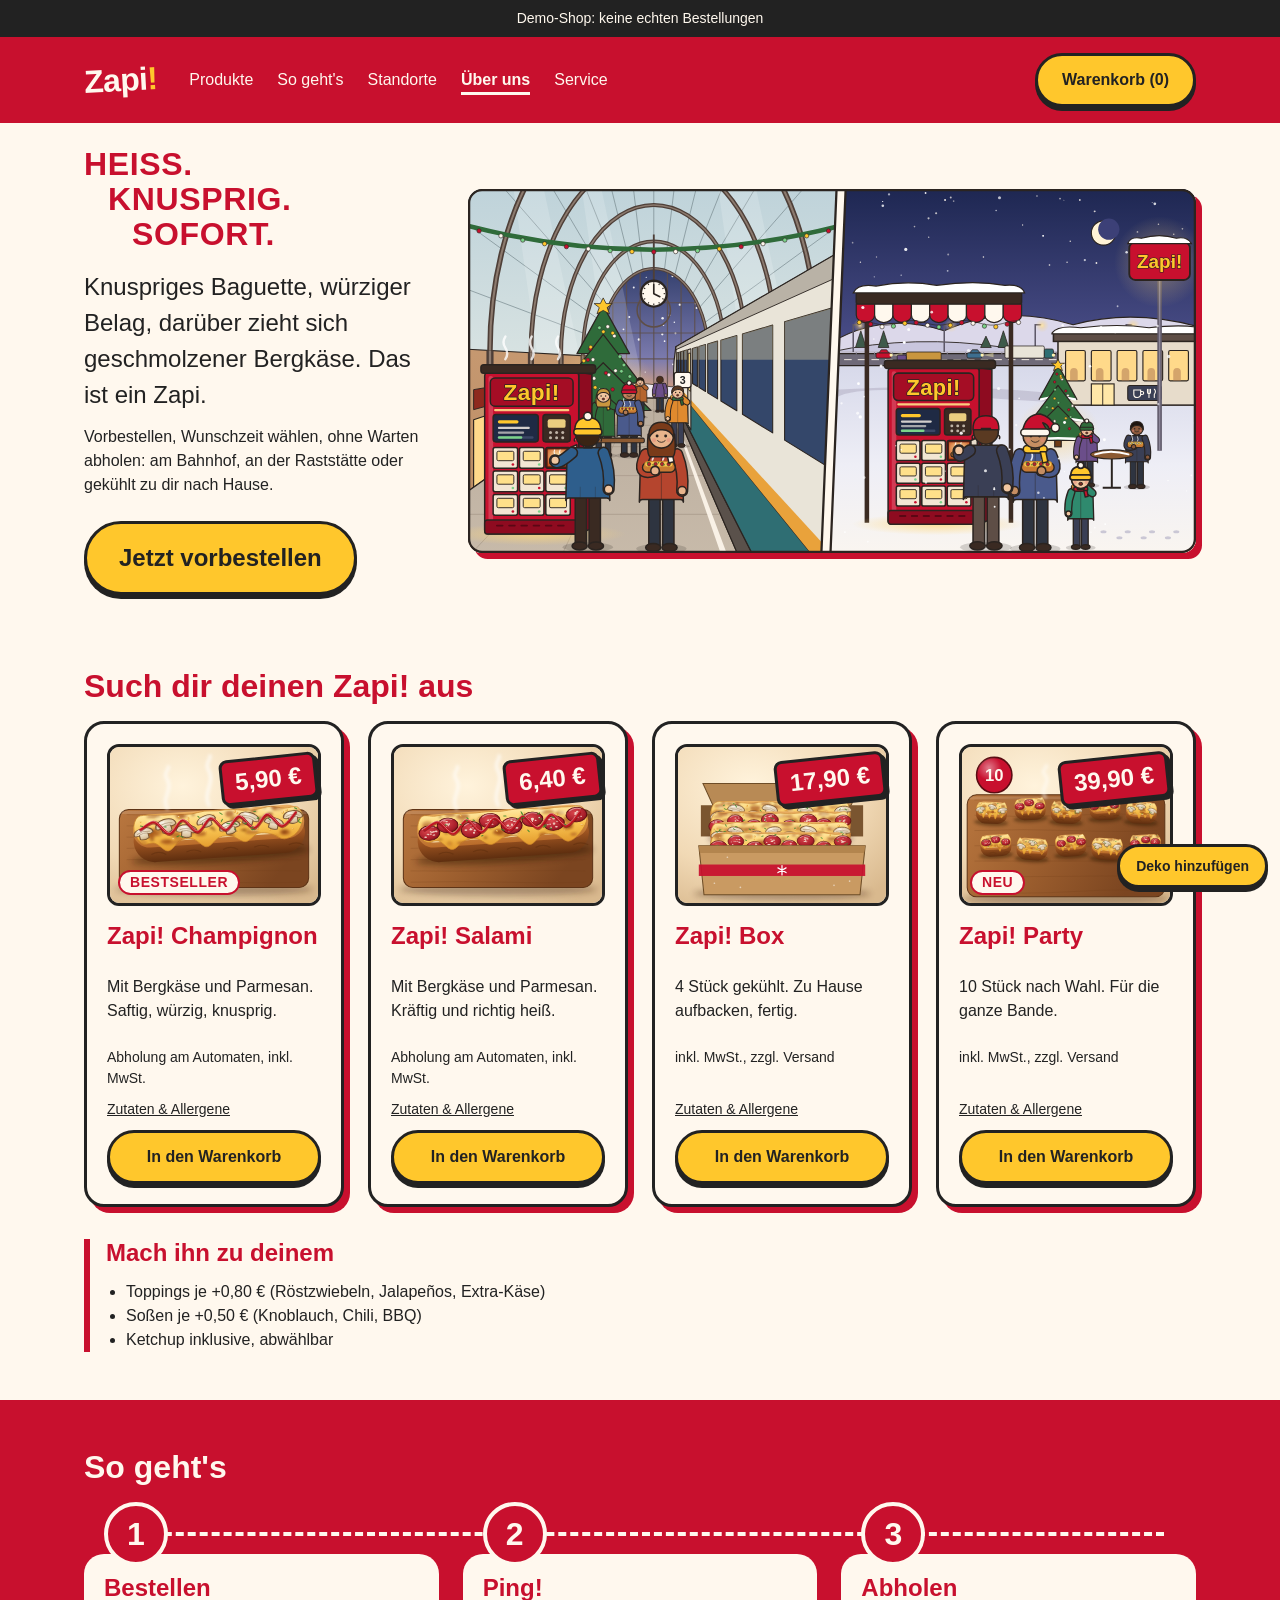
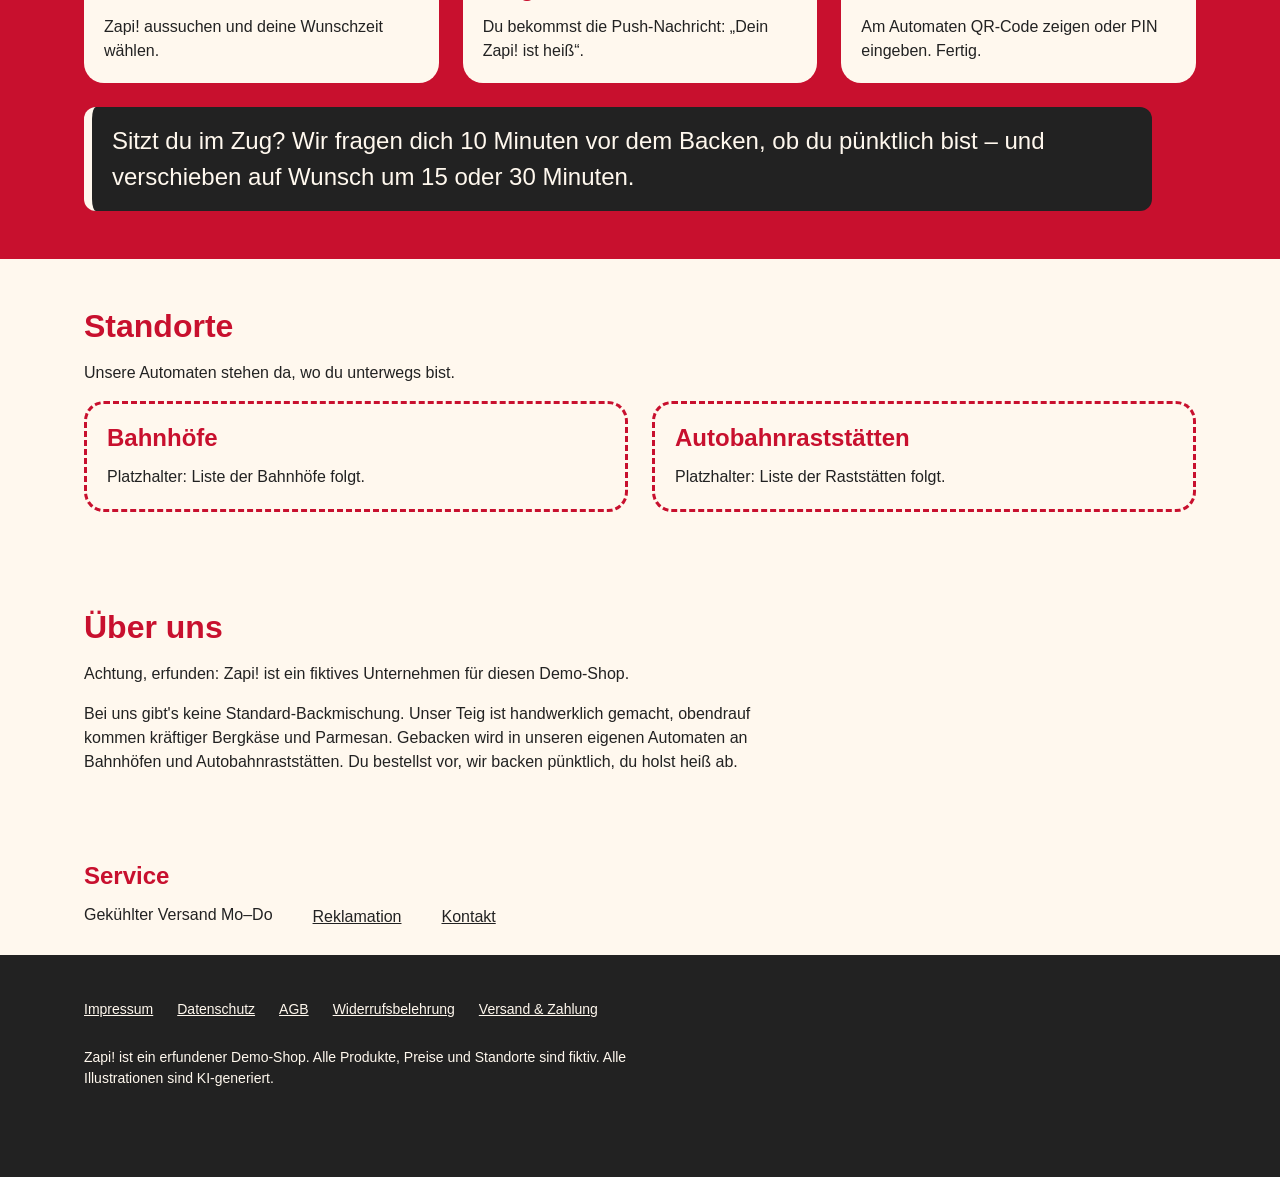
<file: index.html>
<!DOCTYPE html>
<html lang="de">
<head>
<meta charset="utf-8">
<meta name="viewport" content="width=device-width, initial-scale=1">
<title>Zapi! – Heiß. Knusprig. Sofort. (Demo-Shop)</title>
<meta name="description" content="Zapi! Demo-Shop: überbackene Baguettes vorbestellen und am Automaten abholen oder gekühlt liefern lassen. Keine echten Bestellungen.">
<link rel="icon" href="img/favicon.svg" type="image/svg+xml">
<link rel="icon" href="img/favicon-48.png" sizes="48x48" type="image/png">
<link rel="apple-touch-icon" href="img/favicon-180.png">
<link rel="stylesheet" href="css/style.css">
<script src="js/app.js" defer></script>
<script src="js/warenkorb.js" defer></script>
</head>
<body>

<a class="springen" href="#inhalt">Zum Inhalt springen</a>

<!-- 1. Demo-Hinweis -->
<p class="demo" role="note">Demo-Shop: keine echten Bestellungen</p>

<!-- 2. Kopfbereich -->
<header class="kopf">
  <div class="rahmen">
    <a class="logo" href="#inhalt" aria-label="Zapi! Startseite">Zapi<span>!</span></a>
    <!-- Nur auf schmalen Bildschirmen sichtbar und nur mit JavaScript (siehe js/app.js) -->
    <a class="button warenkorb-mini" href="warenkorb.html" aria-label="Warenkorb, 0 Artikel"><img src="img/warenkorb.svg" alt="" width="24" height="24"> <span class="wk-zahl">0</span></a>
    <button class="button menue-knopf" type="button" aria-expanded="false" aria-controls="menue">Menü</button>
    <div class="menue" id="menue">
      <nav aria-label="Hauptnavigation">
        <ul>
          <li><a href="#produkte">Produkte</a></li>
          <li><a href="#so-gehts">So geht's</a></li>
          <li><a href="#standorte">Standorte</a></li>
          <li><a href="#ueber-uns">Über uns</a></li>
          <li><a href="#service">Service</a></li>
        </ul>
      </nav>
      <a class="button warenkorb" href="warenkorb.html" aria-label="Warenkorb, 0 Artikel">Warenkorb (<span class="wk-zahl">0</span>)</a>
    </div>
  </div>
</header>

<main id="inhalt">

  <!-- 3. Startbereich -->
  <section class="start" aria-labelledby="start-titel">
    <div class="rahmen">
      <div>
        <h1 id="start-titel"><span>Heiß.</span> <span>Knusprig.</span> <span>Sofort.</span></h1>
        <p class="start-zapi">Knuspriges Baguette, würziger Belag, darüber zieht sich geschmolzener Bergkäse. Das ist ein Zapi.</p>
        <p>Vorbestellen, Wunschzeit wählen, ohne Warten abholen: am Bahnhof, an der Raststätte oder gekühlt zu dir nach Hause.</p>
        <a class="button gross" href="#produkte">Jetzt vorbestellen</a>
      </div>
      <div class="startbild">
        <img src="img/start-standorte.svg" alt="Illustration in zwei Hälften: Links ein Zapi!-Automat am Bahnsteig einer großen gewölbten Bahnhofshalle mit Weihnachtsbaum. Vorne holt jemand seinen Zapi aus dem Abholfach, dahinter essen Leute auf einer Bank. Rechts ein Zapi!-Automat unter einem Vordach an einer verschneiten Autobahnraststätte. Ein Fahrer holt seinen Zapi, eine Familie und Gäste am Stehtisch essen, im Hintergrund liegen Autobahn und Rasthaus." width="960" height="480">
      </div>
    </div>
  </section>

  <!-- 4. Produkte -->
  <section id="produkte" aria-labelledby="produkte-titel">
    <div class="rahmen">
      <h2 id="produkte-titel">Such dir deinen Zapi! aus</h2>
      <ul class="raster">
        <li class="karte">
          <div class="bild">
            <span class="badge">Bestseller</span>
            <a class="bild-link" href="produkte/champignon.html" tabindex="-1" aria-hidden="true"><img src="img/zapi-champignon.svg" alt="Illustration: Zapi! Champignon auf einem Holzbrett, knusprige Kruste, goldbraun überbackener Käse, Champignonscheiben, Ketchup und Schnittlauch, dampfend" width="400" height="300"></a>
          </div>
          <h3><a href="produkte/champignon.html">Zapi! Champignon</a></h3>
          <p>Mit Bergkäse und Parmesan. Saftig, würzig, knusprig.</p>
          <p class="preis">5,90 €</p>
          <p class="hinweis">Abholung am Automaten, inkl. MwSt.</p>
          <a class="info" href="#allergene-info">Zutaten &amp; Allergene</a>
          <a class="button in-warenkorb" href="#bestaetigung" data-id="champignon" data-name="Zapi! Champignon" data-cent="590" data-art="abholung" aria-label="Zapi! Champignon in den Warenkorb">In den Warenkorb</a>
        </li>
        <li class="karte">
          <div class="bild">
            <a class="bild-link" href="produkte/salami.html" tabindex="-1" aria-hidden="true"><img src="img/zapi-salami.svg" alt="Illustration: Zapi! Salami auf einem Holzbrett, knusprige Kruste, goldbraun überbackener Käse, Salamischeiben, Ketchup und Schnittlauch, dampfend" width="400" height="300"></a>
          </div>
          <h3><a href="produkte/salami.html">Zapi! Salami</a></h3>
          <p>Mit Bergkäse und Parmesan. Kräftig und richtig heiß.</p>
          <p class="preis">6,40 €</p>
          <p class="hinweis">Abholung am Automaten, inkl. MwSt.</p>
          <a class="info" href="#allergene-info">Zutaten &amp; Allergene</a>
          <a class="button in-warenkorb" href="#bestaetigung" data-id="salami" data-name="Zapi! Salami" data-cent="640" data-art="abholung" aria-label="Zapi! Salami in den Warenkorb">In den Warenkorb</a>
        </li>
        <li class="karte">
          <div class="bild">
            <a class="bild-link" href="produkte/box.html" tabindex="-1" aria-hidden="true"><img src="img/zapi-box.svg" alt="Illustration: offene Kartonbox mit 4 gekühlten Zapis, Champignon und Salami, rotes Band mit Schneeflocke für gekühlten Versand" width="400" height="300"></a>
          </div>
          <h3><a href="produkte/box.html">Zapi! Box</a></h3>
          <p>4 Stück gekühlt. Zu Hause aufbacken, fertig.</p>
          <p class="preis">17,90 €</p>
          <p class="hinweis">inkl. MwSt., zzgl. Versand</p>
          <a class="info" href="#allergene-info">Zutaten &amp; Allergene</a>
          <a class="button in-warenkorb" href="#bestaetigung" data-id="box" data-name="Zapi! Box" data-cent="1790" data-art="versand" aria-label="Zapi! Box in den Warenkorb">In den Warenkorb</a>
        </li>
        <li class="karte">
          <div class="bild">
            <span class="badge">Neu</span>
            <a class="bild-link" href="produkte/party.html" tabindex="-1" aria-hidden="true"><img src="img/zapi-party.svg" alt="Illustration: großes Holzbrett mit 10 kleinen Zapis, abwechselnd Champignon und Salami, daneben ein rotes Schild mit der Zahl 10" width="400" height="300"></a>
          </div>
          <h3><a href="produkte/party.html">Zapi! Party</a></h3>
          <p>10 Stück nach Wahl. Für die ganze Bande.</p>
          <p class="preis">39,90 €</p>
          <p class="hinweis">inkl. MwSt., zzgl. Versand</p>
          <a class="info" href="#allergene-info">Zutaten &amp; Allergene</a>
          <a class="button in-warenkorb" href="#bestaetigung" data-id="party" data-name="Zapi! Party" data-cent="3990" data-art="versand" aria-label="Zapi! Party in den Warenkorb">In den Warenkorb</a>
        </li>
      </ul>

      <div class="extras">
        <h3>Mach ihn zu deinem</h3>
        <ul>
          <li>Toppings je +0,80 € (Röstzwiebeln, Jalapeños, Extra-Käse)</li>
          <li>Soßen je +0,50 € (Knoblauch, Chili, BBQ)</li>
          <li>Ketchup inklusive, abwählbar</li>
        </ul>
      </div>
    </div>
  </section>

  <!-- 5. So geht's -->
  <section id="so-gehts" class="sogehts" aria-labelledby="sogehts-titel">
    <div class="rahmen">
      <h2 id="sogehts-titel">So geht's</h2>
      <ol class="schritte">
        <li>
          <h3>Bestellen</h3>
          <p>Zapi! aussuchen und deine Wunschzeit wählen.</p>
        </li>
        <li>
          <h3>Ping!</h3>
          <p>Du bekommst die Push-Nachricht: „Dein Zapi! ist heiß“.</p>
        </li>
        <li>
          <h3>Abholen</h3>
          <p>Am Automaten QR-Code zeigen oder PIN eingeben. Fertig.</p>
        </li>
      </ol>
      <p class="zug-hinweis">Sitzt du im Zug? Wir fragen dich 10 Minuten vor dem Backen, ob du pünktlich bist – und verschieben auf Wunsch um 15 oder 30 Minuten.</p>
    </div>
  </section>

  <!-- 6. Standorte -->
  <section id="standorte" aria-labelledby="standorte-titel">
    <div class="rahmen">
      <h2 id="standorte-titel">Standorte</h2>
      <p>Unsere Automaten stehen da, wo du unterwegs bist.</p>
      <div class="orte">
        <div class="ort">
          <h3>Bahnhöfe</h3>
          <p>Platzhalter: Liste der Bahnhöfe folgt.</p>
        </div>
        <div class="ort">
          <h3>Autobahnraststätten</h3>
          <p>Platzhalter: Liste der Raststätten folgt.</p>
        </div>
      </div>
    </div>
  </section>

  <!-- Über uns (fiktiv) -->
  <section id="ueber-uns" aria-labelledby="ueber-titel">
    <div class="rahmen">
      <h2 id="ueber-titel">Über uns</h2>
      <p>Achtung, erfunden: Zapi! ist ein fiktives Unternehmen für diesen Demo-Shop.</p>
      <p>Bei uns gibt's keine Standard-Backmischung. Unser Teig ist handwerklich gemacht, obendrauf kommen kräftiger Bergkäse und Parmesan. Gebacken wird in unseren eigenen Automaten an Bahnhöfen und Autobahnraststätten. Du bestellst vor, wir backen pünktlich, du holst heiß ab.</p>
    </div>
  </section>

  <!-- 7. Servicezeile -->
  <section id="service" class="service" aria-labelledby="service-titel">
    <div class="rahmen">
      <h2 id="service-titel">Service</h2>
      <ul>
        <li>Gekühlter Versand Mo–Do</li>
        <li><a href="#platzhalter-info">Reklamation</a></li>
        <li><a href="#platzhalter-info">Kontakt</a></li>
      </ul>
    </div>
  </section>

</main>

<!-- 8. Fußbereich -->
<footer class="fuss">
  <div class="rahmen">
    <nav aria-label="Rechtliches">
      <ul>
        <li><a href="#platzhalter-info">Impressum</a></li>
        <li><a href="#platzhalter-info">Datenschutz</a></li>
        <li><a href="#platzhalter-info">AGB</a></li>
        <li><a href="#platzhalter-info">Widerrufsbelehrung</a></li>
        <li><a href="#platzhalter-info">Versand &amp; Zahlung</a></li>
      </ul>
    </nav>
    <p>Zapi! ist ein erfundener Demo-Shop. Alle Produkte, Preise und Standorte sind fiktiv. Alle Illustrationen sind KI-generiert.</p>
  </div>
</footer>

<!-- Statusmeldung für „In den Warenkorb“: steht schon beim Laden in der Seite, damit Screenreader sie ansagen (WCAG 4.1.3) -->
<p class="wk-meldung" role="status" aria-live="polite"></p>

<!-- Bestätigung „In den Warenkorb“ (nur Anzeige, keine Bezahlfunktion) -->
<div id="bestaetigung" class="meldung" role="dialog" aria-labelledby="best-titel">
  <div class="box">
    <h2 id="best-titel">Lecker, gute Wahl!</h2>
    <p>Demo: Dein Zapi! ist vorgemerkt. Es gibt keine echte Bestellung und keine Zahlung.</p>
    <a class="button" href="#produkte">Weiter stöbern</a>
  </div>
</div>

<div id="allergene-info" class="meldung" role="dialog" aria-labelledby="all-titel">
  <div class="box">
    <h2 id="all-titel">Zutaten &amp; Allergene</h2>
    <p>Platzhalter: Zutaten, Allergene, Menge und Aufbewahrung folgen.</p>
    <a class="button" href="#produkte">Schließen</a>
  </div>
</div>

<div id="platzhalter-info" class="meldung" role="dialog" aria-labelledby="ph-titel">
  <div class="box">
    <h2 id="ph-titel">Inhalt folgt</h2>
    <p>Platzhalter: Diese Seite ist im Demo-Shop noch nicht ausgearbeitet.</p>
    <a class="button" href="#inhalt">Schließen</a>
  </div>
</div>

</body>
</html>
</file>
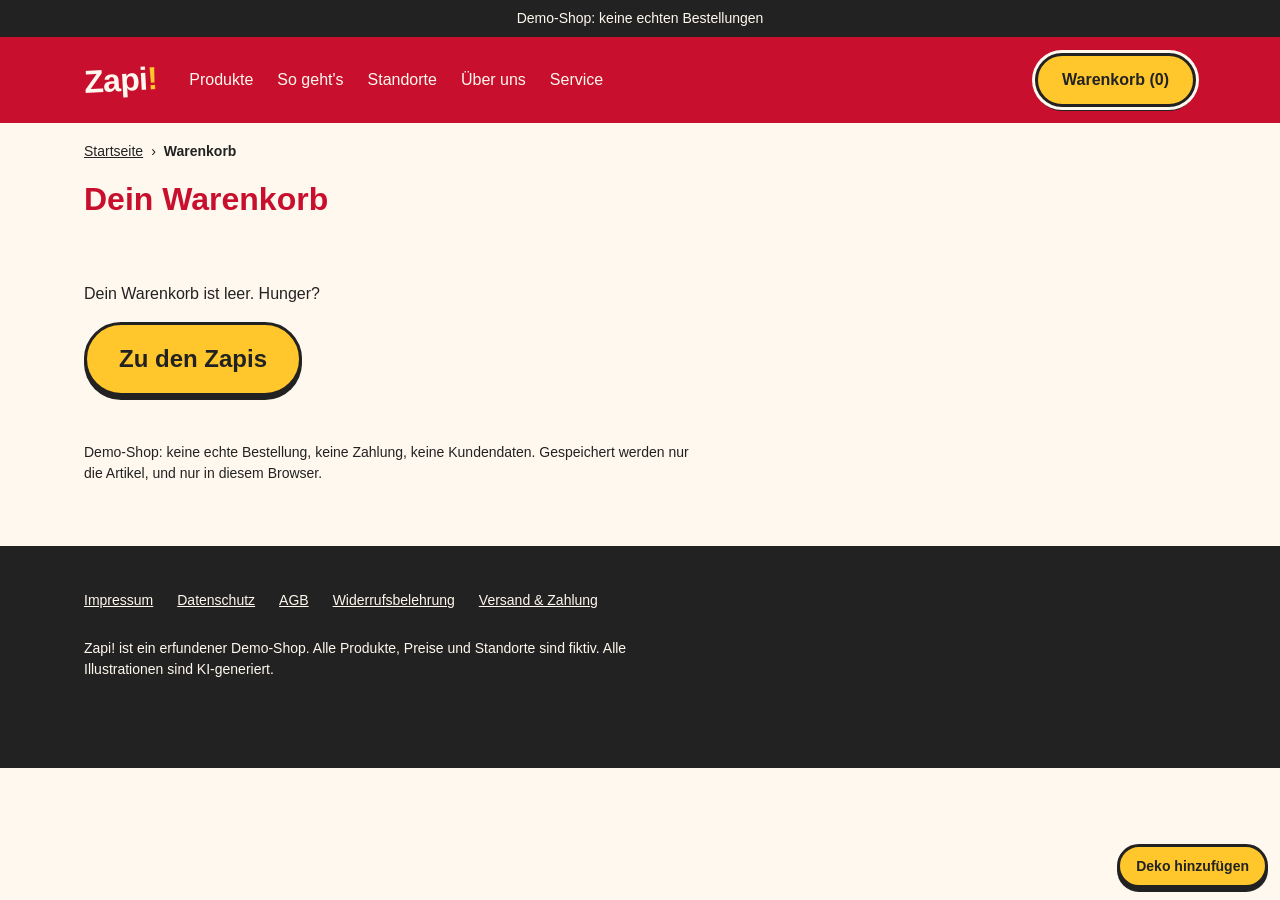
<file: warenkorb.html>
<!DOCTYPE html>
<html lang="de">
<head>
<meta charset="utf-8">
<meta name="viewport" content="width=device-width, initial-scale=1">
<title>Dein Warenkorb (Demo-Shop)</title>
<meta name="description" content="Warenkorb des Zapi! Demo-Shops. Keine echten Bestellungen, keine Zahlung.">
<link rel="icon" href="img/favicon.svg" type="image/svg+xml">
<link rel="icon" href="img/favicon-48.png" sizes="48x48" type="image/png">
<link rel="apple-touch-icon" href="img/favicon-180.png">
<link rel="stylesheet" href="css/style.css">
<script src="js/app.js" defer></script>
<script src="js/warenkorb.js" defer></script>
</head>
<body>
<a class="springen" href="#inhalt">Zum Inhalt springen</a>

<p class="demo" role="note">Demo-Shop: keine echten Bestellungen</p>

<header class="kopf">
  <div class="rahmen">
    <a class="logo" href="index.html" aria-label="Zapi! Startseite">Zapi<span>!</span></a>
    <a class="button warenkorb-mini" href="warenkorb.html" aria-label="Warenkorb, 0 Artikel" aria-current="page"><img src="img/warenkorb.svg" alt="" width="24" height="24"> <span class="wk-zahl">0</span></a>
    <button class="button menue-knopf" type="button" aria-expanded="false" aria-controls="menue">Menü</button>
    <div class="menue" id="menue">
      <nav aria-label="Hauptnavigation">
        <ul>
          <li><a href="index.html#produkte">Produkte</a></li>
          <li><a href="index.html#so-gehts">So geht's</a></li>
          <li><a href="index.html#standorte">Standorte</a></li>
          <li><a href="index.html#ueber-uns">Über uns</a></li>
          <li><a href="index.html#service">Service</a></li>
        </ul>
      </nav>
      <a class="button warenkorb" href="warenkorb.html" aria-label="Warenkorb, 0 Artikel" aria-current="page">Warenkorb (<span class="wk-zahl">0</span>)</a>
    </div>
  </div>
</header>

<main id="inhalt" class="warenkorb-seite">
  <div class="rahmen">
    <nav class="krumen" aria-label="Du bist hier">
      <ol>
        <li><a href="index.html">Startseite</a></li>
        <li><a href="warenkorb.html" aria-current="page">Warenkorb</a></li>
      </ol>
    </nav>

    <h1>Dein Warenkorb</h1>

    <!-- Wird von js/warenkorb.js aus dem lokalen Speicher gefüllt -->
    <div class="wk-inhalt" aria-live="polite" aria-busy="true">
      <noscript><p>Der Warenkorb braucht JavaScript.</p></noscript>
    </div>

    <p class="klein">Demo-Shop: keine echte Bestellung, keine Zahlung, keine Kundendaten. Gespeichert werden nur die Artikel, und nur in diesem Browser.</p>
  </div>
</main>

<footer class="fuss">
  <div class="rahmen">
    <nav aria-label="Rechtliches">
      <ul>
        <li><a href="#platzhalter-info">Impressum</a></li>
        <li><a href="#platzhalter-info">Datenschutz</a></li>
        <li><a href="#platzhalter-info">AGB</a></li>
        <li><a href="#platzhalter-info">Widerrufsbelehrung</a></li>
        <li><a href="#platzhalter-info">Versand &amp; Zahlung</a></li>
      </ul>
    </nav>
    <p>Zapi! ist ein erfundener Demo-Shop. Alle Produkte, Preise und Standorte sind fiktiv. Alle Illustrationen sind KI-generiert.</p>
  </div>
</footer>

<!-- Statusmeldung für „In den Warenkorb“: steht schon beim Laden in der Seite, damit Screenreader sie ansagen (WCAG 4.1.3) -->
<p class="wk-meldung" role="status" aria-live="polite"></p>

<div id="platzhalter-info" class="meldung" role="dialog" aria-labelledby="ph-titel">
  <div class="box">
    <h2 id="ph-titel">Inhalt folgt</h2>
    <p>Platzhalter: Diese Seite ist im Demo-Shop noch nicht ausgearbeitet.</p>
    <a class="button" href="#inhalt">Schließen</a>
  </div>
</div>

<div id="bestaetigung" class="meldung" role="dialog" aria-labelledby="best-titel" tabindex="-1">
  <div class="box">
    <h2 id="best-titel">Danke! Demo-Bestellung angekommen.</h2>
    <p>Das war nur eine Demo: Es gibt keine echte Bestellung und keine Zahlung. Dein Warenkorb ist jetzt leer.</p>
    <a class="button" href="index.html#produkte">Zurück zu den Zapis</a>
  </div>
</div>

</body>
</html>
</file>
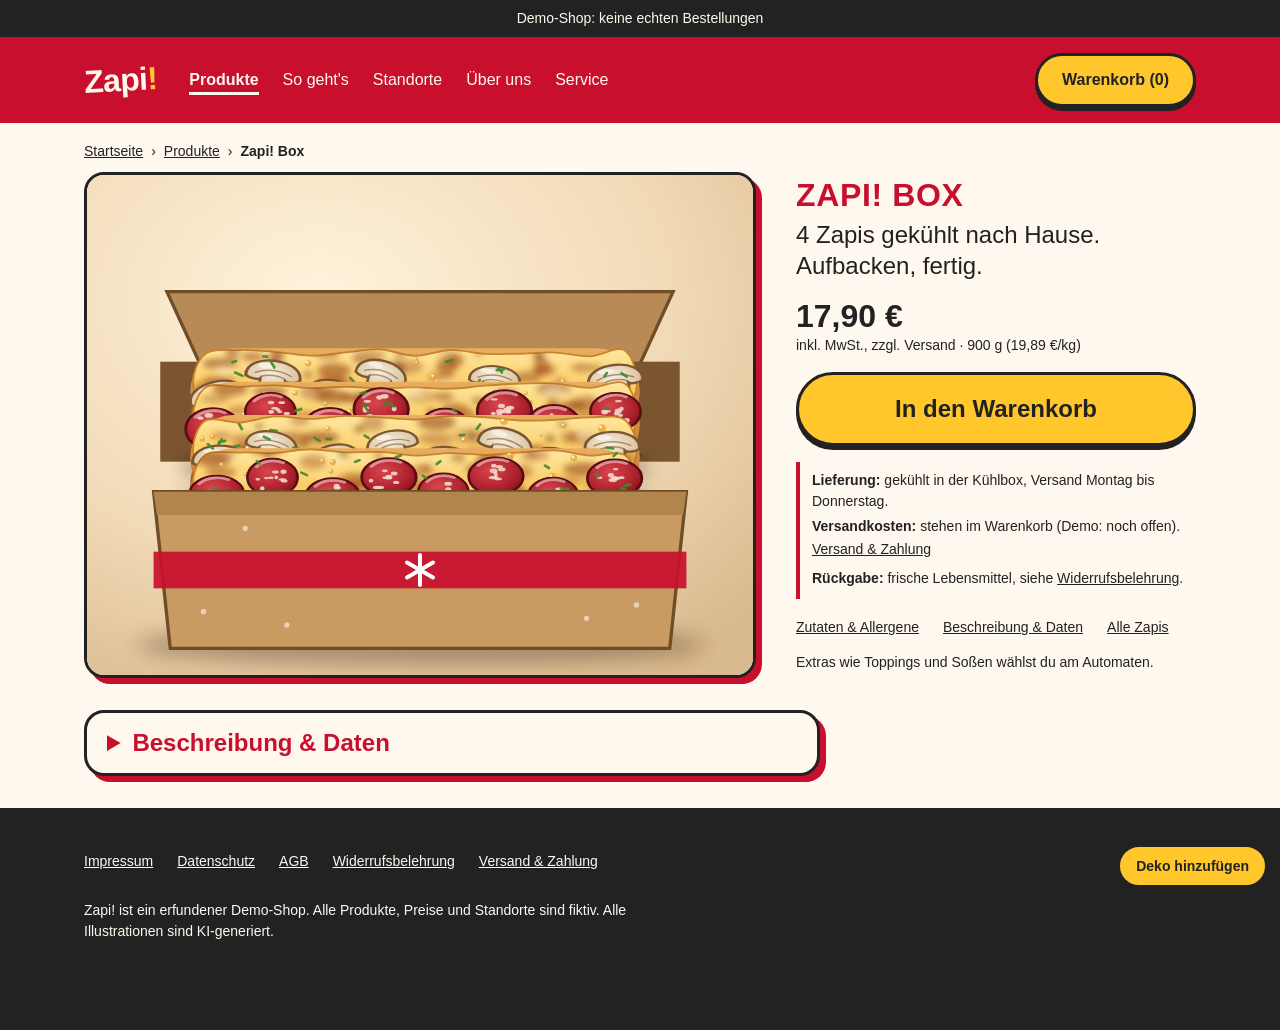
<file: produkte/box.html>
<!DOCTYPE html>
<html lang="de">
<head>
<meta charset="utf-8">
<meta name="viewport" content="width=device-width, initial-scale=1">
<title>Zapi! Box (Demo-Shop)</title>
<meta name="description" content="Zapi! Box: 4 gekühlte Zapis zum Aufbacken, gemischt Champignon und Salami (Demo-Shop, alles erfunden).">
<link rel="icon" href="../img/favicon.svg" type="image/svg+xml">
<link rel="icon" href="../img/favicon-48.png" sizes="48x48" type="image/png">
<link rel="apple-touch-icon" href="../img/favicon-180.png">
<link rel="stylesheet" href="../css/style.css">
<script src="../js/app.js" defer></script>
<script src="../js/warenkorb.js" defer></script>
</head>
<body>
<a class="springen" href="#inhalt">Zum Inhalt springen</a>

<p class="demo" role="note">Demo-Shop: keine echten Bestellungen</p>

<header class="kopf">
  <div class="rahmen">
    <a class="logo" href="../index.html" aria-label="Zapi! Startseite">Zapi<span>!</span></a>
    <a class="button warenkorb-mini" href="../warenkorb.html" aria-label="Warenkorb, 0 Artikel"><img src="../img/warenkorb.svg" alt="" width="24" height="24"> <span class="wk-zahl">0</span></a>
    <button class="button menue-knopf" type="button" aria-expanded="false" aria-controls="menue">Menü</button>
    <div class="menue" id="menue">
      <nav aria-label="Hauptnavigation">
        <ul>
          <li><a href="../index.html#produkte" aria-current="true">Produkte</a></li>
          <li><a href="../index.html#so-gehts">So geht's</a></li>
          <li><a href="../index.html#standorte">Standorte</a></li>
          <li><a href="../index.html#ueber-uns">Über uns</a></li>
          <li><a href="../index.html#service">Service</a></li>
        </ul>
      </nav>
      <a class="button warenkorb" href="../warenkorb.html" aria-label="Warenkorb, 0 Artikel">Warenkorb (<span class="wk-zahl">0</span>)</a>
    </div>
  </div>
</header>

<main id="inhalt" class="produktseite">
  <div class="rahmen">
    <nav class="krumen" aria-label="Du bist hier">
      <ol>
        <li><a href="../index.html">Startseite</a></li>
        <li><a href="../index.html#produkte">Produkte</a></li>
        <li><a href="box.html" aria-current="page">Zapi! Box</a></li>
      </ol>
    </nav>

    <div class="produkt-raster">
      <figure class="zeichnung produktbild">
        <img src="../img/zapi-box.svg" alt="Illustration: offene Kartonbox mit 4 gekühlten Zapis, Champignon und Salami, rotes Band mit Schneeflocke für gekühlten Versand" width="400" height="300">
      </figure>

      <div class="produkt-info">
        <div class="info-standard">
          <h1 id="produkt-titel">Zapi! Box</h1>
          <p class="teaser">4 Zapis gekühlt nach Hause. Aufbacken, fertig.</p>
          <p class="kauf-preis">17,90 €</p>
          <p class="hinweis">inkl. MwSt., zzgl. Versand · 900 g (19,89 €/kg)</p>
          <a class="button gross in-warenkorb" href="#bestaetigung" data-id="box" data-name="Zapi! Box" data-cent="1790" data-art="versand" aria-label="Zapi! Box in den Warenkorb">In den Warenkorb</a>
          <ul class="liefer-info">
            <li><strong>Lieferung:</strong> gekühlt in der Kühlbox, Versand Montag bis Donnerstag.</li>
            <li><strong>Versandkosten:</strong> stehen im Warenkorb (Demo: noch offen). <a href="#platzhalter-info">Versand &amp; Zahlung</a></li>
            <li><strong>Rückgabe:</strong> frische Lebensmittel, siehe <a href="#platzhalter-info">Widerrufsbelehrung</a>.</li>
          </ul>
          <ul class="info-links">
            <li><a href="#allergene-info">Zutaten &amp; Allergene</a></li>
            <li><a href="#daten">Beschreibung &amp; Daten</a></li>
            <li><a href="../index.html#produkte">Alle Zapis</a></li>
          </ul>
          <p class="klein">Extras wie Toppings und Soßen wählst du am Automaten.</p>
        </div>


      </div>
    </div>

    <div id="daten">
    <details class="produkt-daten">
      <summary>Beschreibung &amp; Daten</summary>
      <p>Vier Zapis, je zwei Champignon und zwei Salami, vorgebacken und gekühlt in der Kühlbox. Bei dir zu Hause kurz in den Ofen, und sie schmecken wie frisch aus dem Automaten.</p>
      <dl>
        <div><dt>Inhalt</dt><dd>4 Stück: 2 × Champignon, 2 × Salami</dd></div>
        <div><dt>Gewicht</dt><dd>ca. 900 g</dd></div>
        <div><dt>Aufbewahrung</dt><dd>gekühlt bei 0 bis 7 °C, zu verbrauchen bis: siehe Packung</dd></div>
        <div><dt>Aufbacken</dt><dd>im vorgeheizten Ofen bei 200 °C, ca. 8 bis 10 Minuten</dd></div>
        <div><dt>Grundpreis</dt><dd>19,89 €/kg</dd></div>
        <div><dt>Allergene</dt><dd>enthält u. a. Weizen (Gluten) und Milch; vollständig unter <a href="#allergene-info">Zutaten &amp; Allergene</a></dd></div>
      </dl>
      <p class="klein">Alle Angaben sind Demo-Werte und erfunden.</p>
    </details>
    </div>
  </div>
</main>

<footer class="fuss">
  <div class="rahmen">
    <nav aria-label="Rechtliches">
      <ul>
        <li><a href="#platzhalter-info">Impressum</a></li>
        <li><a href="#platzhalter-info">Datenschutz</a></li>
        <li><a href="#platzhalter-info">AGB</a></li>
        <li><a href="#platzhalter-info">Widerrufsbelehrung</a></li>
        <li><a href="#platzhalter-info">Versand &amp; Zahlung</a></li>
      </ul>
    </nav>
    <p>Zapi! ist ein erfundener Demo-Shop. Alle Produkte, Preise und Standorte sind fiktiv. Alle Illustrationen sind KI-generiert.</p>
  </div>
</footer>

<!-- Statusmeldung für „In den Warenkorb“: steht schon beim Laden in der Seite, damit Screenreader sie ansagen (WCAG 4.1.3) -->
<p class="wk-meldung" role="status" aria-live="polite"></p>

<div id="platzhalter-info" class="meldung" role="dialog" aria-labelledby="ph-titel">
  <div class="box">
    <h2 id="ph-titel">Inhalt folgt</h2>
    <p>Platzhalter: Diese Seite ist im Demo-Shop noch nicht ausgearbeitet.</p>
    <a class="button" href="#inhalt">Schließen</a>
  </div>
</div>

<div id="bestaetigung" class="meldung" role="dialog" aria-labelledby="best-titel">
  <div class="box">
    <h2 id="best-titel">Lecker, gute Wahl!</h2>
    <p>Demo: Dein Zapi! Box ist vorgemerkt. Es gibt keine echte Bestellung und keine Zahlung.</p>
    <a class="button" href="../index.html#produkte">Weiter stöbern</a>
  </div>
</div>

<div id="allergene-info" class="meldung" role="dialog" aria-labelledby="all-titel">
  <div class="box">
    <h2 id="all-titel">Zutaten &amp; Allergene</h2>
    <p>Platzhalter: Zutaten, Allergene, Menge und Aufbewahrung folgen.</p>
    <a class="button" href="#produkt-titel">Schließen</a>
  </div>
</div>

</body>
</html>
</file>
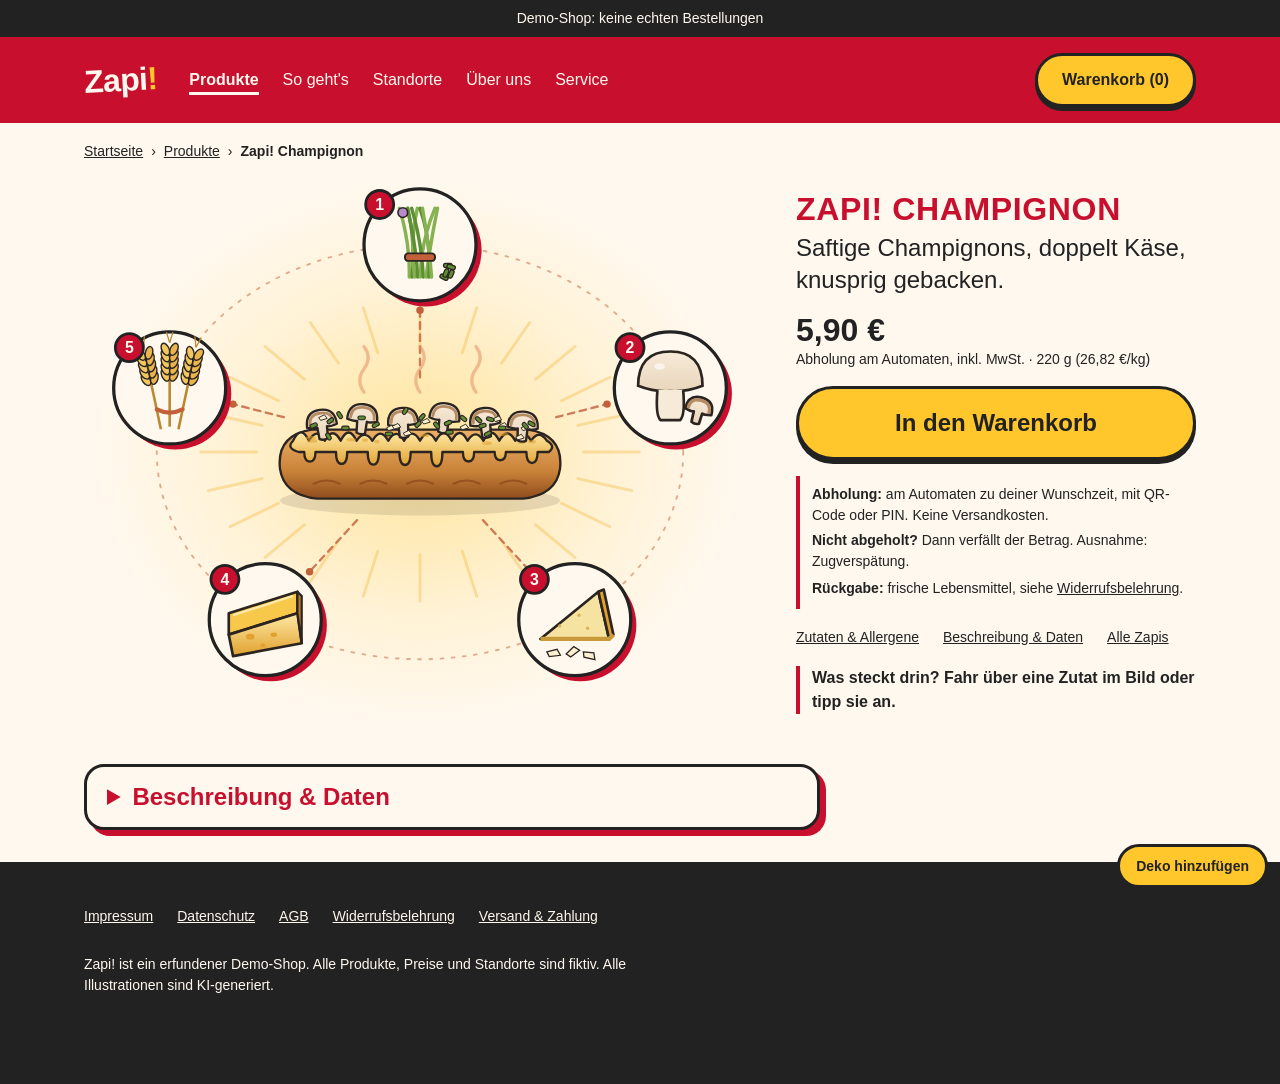
<file: produkte/champignon.html>
<!DOCTYPE html>
<html lang="de">
<head>
<meta charset="utf-8">
<meta name="viewport" content="width=device-width, initial-scale=1">
<title>Zapi! Champignon (Demo-Shop)</title>
<meta name="description" content="Zapi! Champignon: überbackenes halbes Baguette mit Champignons, Bergkäse, Parmesan und Schnittlauch (Demo-Shop, alles erfunden).">
<link rel="icon" href="../img/favicon.svg" type="image/svg+xml">
<link rel="icon" href="../img/favicon-48.png" sizes="48x48" type="image/png">
<link rel="apple-touch-icon" href="../img/favicon-180.png">
<link rel="stylesheet" href="../css/style.css">
<script src="../js/app.js" defer></script>
<script src="../js/warenkorb.js" defer></script>
<script src="../js/produkt.js" defer></script>
</head>
<body>
<a class="springen" href="#inhalt">Zum Inhalt springen</a>

<p class="demo" role="note">Demo-Shop: keine echten Bestellungen</p>

<header class="kopf">
  <div class="rahmen">
    <a class="logo" href="../index.html" aria-label="Zapi! Startseite">Zapi<span>!</span></a>
    <a class="button warenkorb-mini" href="../warenkorb.html" aria-label="Warenkorb, 0 Artikel"><img src="../img/warenkorb.svg" alt="" width="24" height="24"> <span class="wk-zahl">0</span></a>
    <button class="button menue-knopf" type="button" aria-expanded="false" aria-controls="menue">Menü</button>
    <div class="menue" id="menue">
      <nav aria-label="Hauptnavigation">
        <ul>
          <li><a href="../index.html#produkte" aria-current="true">Produkte</a></li>
          <li><a href="../index.html#so-gehts">So geht's</a></li>
          <li><a href="../index.html#standorte">Standorte</a></li>
          <li><a href="../index.html#ueber-uns">Über uns</a></li>
          <li><a href="../index.html#service">Service</a></li>
        </ul>
      </nav>
      <a class="button warenkorb" href="../warenkorb.html" aria-label="Warenkorb, 0 Artikel">Warenkorb (<span class="wk-zahl">0</span>)</a>
    </div>
  </div>
</header>

<main id="inhalt" class="produktseite">
  <div class="rahmen">
    <nav class="krumen" aria-label="Du bist hier">
      <ol>
        <li><a href="../index.html">Startseite</a></li>
        <li><a href="../index.html#produkte">Produkte</a></li>
        <li><a href="champignon.html" aria-current="page">Zapi! Champignon</a></li>
      </ol>
    </nav>

    <div class="produkt-raster">
      <figure class="zeichnung">
        <div class="flaeche">
          <img src="../img/produkte/explosion-champignon.svg" alt="Zeichnung im Comic-Stil: In der Mitte der fertige Zapi! Champignon, ein halbes Baguette mit geschmolzenem Käse, Champignonscheiben und Schnittlauch, dampfend vor sonnengelbem Strahlenkranz. Ringsum im Kreis fünf runde Bilder seiner Zutaten, mit gestrichelten Linien verbunden, im Uhrzeigersinn von oben: 1 Schnittlauch-Bund, 2 Champignons, 3 Stück Parmesan mit Spänen, 4 Stück Bergkäse, 5 Weizenähren." width="720" height="600">
          <svg class="linien" viewBox="0 0 720 600" aria-hidden="true" focusable="false"><path id="linie-schnittlauch" d="M360 220 L360 148"/><path id="linie-champignon" d="M505.9 262.7 L560.4 248.7"/><path id="linie-parmesan" d="M427.4 373 L478.3 428.2"/><path id="linie-bergkaese" d="M292.6 373 L241.7 428.2"/><path id="linie-weizen" d="M214.1 262.7 L159.6 248.7"/></svg>
          <button class="medaillon" type="button" id="knopf-schnittlauch" style="--mx: 41.7%; --my: 2.5%; --b: 16.7%" aria-expanded="false" aria-controls="info-schnittlauch"><span class="unsichtbar">Zutat 1: Schnittlauch, mehr zeigen</span></button>
          <button class="medaillon" type="button" id="knopf-champignon" style="--mx: 78.9%; --my: 23.8%; --b: 16.7%" aria-expanded="false" aria-controls="info-champignon"><span class="unsichtbar">Zutat 2: Champignons, mehr zeigen</span></button>
          <button class="medaillon" type="button" id="knopf-parmesan" style="--mx: 64.7%; --my: 58.3%; --b: 16.7%" aria-expanded="false" aria-controls="info-parmesan"><span class="unsichtbar">Zutat 3: Parmesan, mehr zeigen</span></button>
          <button class="medaillon" type="button" id="knopf-bergkaese" style="--mx: 18.6%; --my: 58.3%; --b: 16.7%" aria-expanded="false" aria-controls="info-bergkaese"><span class="unsichtbar">Zutat 4: Bergkäse, mehr zeigen</span></button>
          <button class="medaillon" type="button" id="knopf-weizen" style="--mx: 4.4%; --my: 23.8%; --b: 16.7%" aria-expanded="false" aria-controls="info-weizen"><span class="unsichtbar">Zutat 5: Baguette aus Weizen, mehr zeigen</span></button>
        </div>
      </figure>

      <div class="produkt-info">
        <div class="info-standard">
          <h1 id="produkt-titel">Zapi! Champignon</h1>
          <p class="teaser">Saftige Champignons, doppelt Käse, knusprig gebacken.</p>
          <p class="kauf-preis">5,90 €</p>
          <p class="hinweis">Abholung am Automaten, inkl. MwSt. · 220 g (26,82 €/kg)</p>
          <a class="button gross in-warenkorb" href="#bestaetigung" data-id="champignon" data-name="Zapi! Champignon" data-cent="590" data-art="abholung" aria-label="Zapi! Champignon in den Warenkorb">In den Warenkorb</a>
          <ul class="liefer-info">
            <li><strong>Abholung:</strong> am Automaten zu deiner Wunschzeit, mit QR-Code oder PIN. Keine Versandkosten.</li>
            <li><strong>Nicht abgeholt?</strong> Dann verfällt der Betrag. Ausnahme: Zugverspätung.</li>
            <li><strong>Rückgabe:</strong> frische Lebensmittel, siehe <a href="#platzhalter-info">Widerrufsbelehrung</a>.</li>
          </ul>
          <ul class="info-links">
            <li><a href="#allergene-info">Zutaten &amp; Allergene</a></li>
            <li><a href="#daten">Beschreibung &amp; Daten</a></li>
            <li><a href="../index.html#produkte">Alle Zapis</a></li>
          </ul>
          <p class="tipp">Was steckt drin? Fahr über eine Zutat im Bild oder tipp sie an.</p>
        </div>
        <h2 class="unsichtbar">Was steckt drin?</h2>
        <ol class="zutaten unsichtbar">
          <li class="zutat">
            <h3 class="zutat-name"><span class="nr" aria-hidden="true">1</span> Schnittlauch</h3>
            <p>Frisch geschnitten, grün und mild. Der Frischekick obendrauf.</p>
            <p class="herkunft"><strong>Schnittlauch aus dem Kräutergarten Morgentau:</strong> Gezogen in sonnigen Beeten, geschnitten kurz vor dem Einsatz. Ein bisschen Grün, ganz viel Frische.</p>
          </li>
          <li class="zutat">
            <h3 class="zutat-name"><span class="nr" aria-hidden="true">2</span> Champignons</h3>
            <p>In dicken Scheiben, kurz angebraten. Saftig und aromatisch.</p>
            <p class="herkunft"><strong>Champignons vom Pilzhof Lindengrund:</strong> Gewachsen auf Stroh im ruhigen Pilzhof, jeden Morgen frisch geerntet. Kurze Wege, volles Aroma.</p>
          </li>
          <li class="zutat">
            <h3 class="zutat-name"><span class="nr" aria-hidden="true">3</span> Parmesan</h3>
            <p>Hart, nussig, salzig. Macht die Kruste extra knusprig.</p>
            <p class="herkunft"><strong>Parmesan vom Gut Olivenhain:</strong> Große Laibe, gereift zwischen Olivenbäumen. Fein gehobelt schmilzt er zu einer goldenen Knusperschicht.</p>
          </li>
          <li class="zutat">
            <h3 class="zutat-name"><span class="nr" aria-hidden="true">4</span> Bergkäse</h3>
            <p>Würzig, cremig, zieht Fäden. Die Hauptrolle beim Überbacken.</p>
            <p class="herkunft"><strong>Bergkäse von der Alm Wolkenblick:</strong> Die Kühe grasen den ganzen Sommer auf der Alm. Der Käse reift monatelang im kühlen Keller. Das schmeckst du in jedem Faden.</p>
          </li>
          <li class="zutat">
            <h3 class="zutat-name"><span class="nr" aria-hidden="true">5</span> Baguette aus Weizen</h3>
            <p>Handwerklicher Teig, 24 Stunden gereift. Außen knackig, innen fluffig.</p>
            <p class="herkunft"><strong>Weizen vom Hof Sonnenhang:</strong> Goldene Ähren vor dem Waldrand, gereift in der Abendsonne. Gemahlen wird frisch, gebacken wird mit Zeit. Darum knackt die Kruste so schön.</p>
          </li>
        </ol>
        <div class="zutat-info" id="info-schnittlauch" data-seite="rechts" data-hoehe="oben" role="group" aria-labelledby="titel-schnittlauch">
          <img src="../img/produkte/anbau-schnittlauch.svg" alt="Zeichnung: Kräuterbeet mit Reihen von Schnittlauch und lila Blüten hinter einem Holzzaun, Sonne über Bäumen" width="320" height="200">
          <div class="info-text">
            <h3 id="titel-schnittlauch"><span class="nr" aria-hidden="true">1</span> Schnittlauch</h3>
            <p>Frisch geschnitten, grün und mild. Der Frischekick obendrauf.</p>
            <p class="herkunft"><strong>Schnittlauch aus dem Kräutergarten Morgentau:</strong> Gezogen in sonnigen Beeten, geschnitten kurz vor dem Einsatz. Ein bisschen Grün, ganz viel Frische.</p>
          </div>
          <button class="zu" type="button" tabindex="-1" aria-label="Schließen">✕</button>
        </div>
        <div class="zutat-info" id="info-champignon" data-seite="rechts" data-hoehe="oben" role="group" aria-labelledby="titel-champignon">
          <img src="../img/produkte/anbau-champignon.svg" alt="Zeichnung: kleiner Hof mit Terrakotta-Wänden auf einem grünen Hügel, davor eine Strohkiste mit Champignons, warme Sonne" width="320" height="200">
          <div class="info-text">
            <h3 id="titel-champignon"><span class="nr" aria-hidden="true">2</span> Champignons</h3>
            <p>In dicken Scheiben, kurz angebraten. Saftig und aromatisch.</p>
            <p class="herkunft"><strong>Champignons vom Pilzhof Lindengrund:</strong> Gewachsen auf Stroh im ruhigen Pilzhof, jeden Morgen frisch geerntet. Kurze Wege, volles Aroma.</p>
          </div>
          <button class="zu" type="button" tabindex="-1" aria-label="Schließen">✕</button>
        </div>
        <div class="zutat-info" id="info-parmesan" data-seite="rechts" data-hoehe="unten" role="group" aria-labelledby="titel-parmesan">
          <img src="../img/produkte/anbau-parmesan.svg" alt="Zeichnung: Bauernhaus mit Terrakotta-Dach zwischen Olivenbäumen, davor gestapelte Käselaibe, warme Abendsonne" width="320" height="200">
          <div class="info-text">
            <h3 id="titel-parmesan"><span class="nr" aria-hidden="true">3</span> Parmesan</h3>
            <p>Hart, nussig, salzig. Macht die Kruste extra knusprig.</p>
            <p class="herkunft"><strong>Parmesan vom Gut Olivenhain:</strong> Große Laibe, gereift zwischen Olivenbäumen. Fein gehobelt schmilzt er zu einer goldenen Knusperschicht.</p>
          </div>
          <button class="zu" type="button" tabindex="-1" aria-label="Schließen">✕</button>
        </div>
        <div class="zutat-info" id="info-bergkaese" data-seite="links" data-hoehe="unten" role="group" aria-labelledby="titel-bergkaese">
          <img src="../img/produkte/anbau-bergkaese.svg" alt="Zeichnung: Almhütte vor Berggipfeln mit Schneespitzen, eine gefleckte Kuh auf der Wiese, tief stehende Sonne" width="320" height="200">
          <div class="info-text">
            <h3 id="titel-bergkaese"><span class="nr" aria-hidden="true">4</span> Bergkäse</h3>
            <p>Würzig, cremig, zieht Fäden. Die Hauptrolle beim Überbacken.</p>
            <p class="herkunft"><strong>Bergkäse von der Alm Wolkenblick:</strong> Die Kühe grasen den ganzen Sommer auf der Alm. Der Käse reift monatelang im kühlen Keller. Das schmeckst du in jedem Faden.</p>
          </div>
          <button class="zu" type="button" tabindex="-1" aria-label="Schließen">✕</button>
        </div>
        <div class="zutat-info" id="info-weizen" data-seite="links" data-hoehe="oben" role="group" aria-labelledby="titel-weizen">
          <img src="../img/produkte/anbau-weizen.svg" alt="Zeichnung: goldenes Weizenfeld vor einem dunklen Waldrand, tief stehende Abendsonne, warmer Himmel" width="320" height="200">
          <div class="info-text">
            <h3 id="titel-weizen"><span class="nr" aria-hidden="true">5</span> Baguette aus Weizen</h3>
            <p>Handwerklicher Teig, 24 Stunden gereift. Außen knackig, innen fluffig.</p>
            <p class="herkunft"><strong>Weizen vom Hof Sonnenhang:</strong> Goldene Ähren vor dem Waldrand, gereift in der Abendsonne. Gemahlen wird frisch, gebacken wird mit Zeit. Darum knackt die Kruste so schön.</p>
          </div>
          <button class="zu" type="button" tabindex="-1" aria-label="Schließen">✕</button>
        </div>
      </div>
    </div>

    <div id="daten">
    <details class="produkt-daten">
      <summary>Beschreibung &amp; Daten</summary>
      <p>Ein halbes Baguette, dick belegt mit angebratenen Champignons, darüber Bergkäse und Parmesan, im Automaten in 5 Minuten heiß und knusprig gebacken. Zum Schluss frischer Schnittlauch.</p>
      <dl>
        <div><dt>Größe</dt><dd>halbes Baguette, ca. 25 cm lang</dd></div>
        <div><dt>Gewicht</dt><dd>ca. 220 g</dd></div>
        <div><dt>Zubereitung</dt><dd>frisch gebacken im Automaten, 5 Minuten</dd></div>
        <div><dt>Genießen</dt><dd>sofort, solange er heiß ist</dd></div>
        <div><dt>Grundpreis</dt><dd>26,82 €/kg</dd></div>
        <div><dt>Allergene</dt><dd>enthält u. a. Weizen (Gluten) und Milch; vollständig unter <a href="#allergene-info">Zutaten &amp; Allergene</a></dd></div>
      </dl>
      <p class="klein">Alle Angaben sind Demo-Werte und erfunden.</p>
    </details>
    </div>
  </div>
</main>

<footer class="fuss">
  <div class="rahmen">
    <nav aria-label="Rechtliches">
      <ul>
        <li><a href="#platzhalter-info">Impressum</a></li>
        <li><a href="#platzhalter-info">Datenschutz</a></li>
        <li><a href="#platzhalter-info">AGB</a></li>
        <li><a href="#platzhalter-info">Widerrufsbelehrung</a></li>
        <li><a href="#platzhalter-info">Versand &amp; Zahlung</a></li>
      </ul>
    </nav>
    <p>Zapi! ist ein erfundener Demo-Shop. Alle Produkte, Preise und Standorte sind fiktiv. Alle Illustrationen sind KI-generiert.</p>
  </div>
</footer>

<!-- Statusmeldung für „In den Warenkorb“: steht schon beim Laden in der Seite, damit Screenreader sie ansagen (WCAG 4.1.3) -->
<p class="wk-meldung" role="status" aria-live="polite"></p>

<div id="platzhalter-info" class="meldung" role="dialog" aria-labelledby="ph-titel">
  <div class="box">
    <h2 id="ph-titel">Inhalt folgt</h2>
    <p>Platzhalter: Diese Seite ist im Demo-Shop noch nicht ausgearbeitet.</p>
    <a class="button" href="#inhalt">Schließen</a>
  </div>
</div>

<div id="bestaetigung" class="meldung" role="dialog" aria-labelledby="best-titel">
  <div class="box">
    <h2 id="best-titel">Lecker, gute Wahl!</h2>
    <p>Demo: Dein Zapi! Champignon ist vorgemerkt. Es gibt keine echte Bestellung und keine Zahlung.</p>
    <a class="button" href="../index.html#produkte">Weiter stöbern</a>
  </div>
</div>

<div id="allergene-info" class="meldung" role="dialog" aria-labelledby="all-titel">
  <div class="box">
    <h2 id="all-titel">Zutaten &amp; Allergene</h2>
    <p>Platzhalter: Zutaten, Allergene, Menge und Aufbewahrung folgen.</p>
    <a class="button" href="#produkt-titel">Schließen</a>
  </div>
</div>

</body>
</html>
</file>
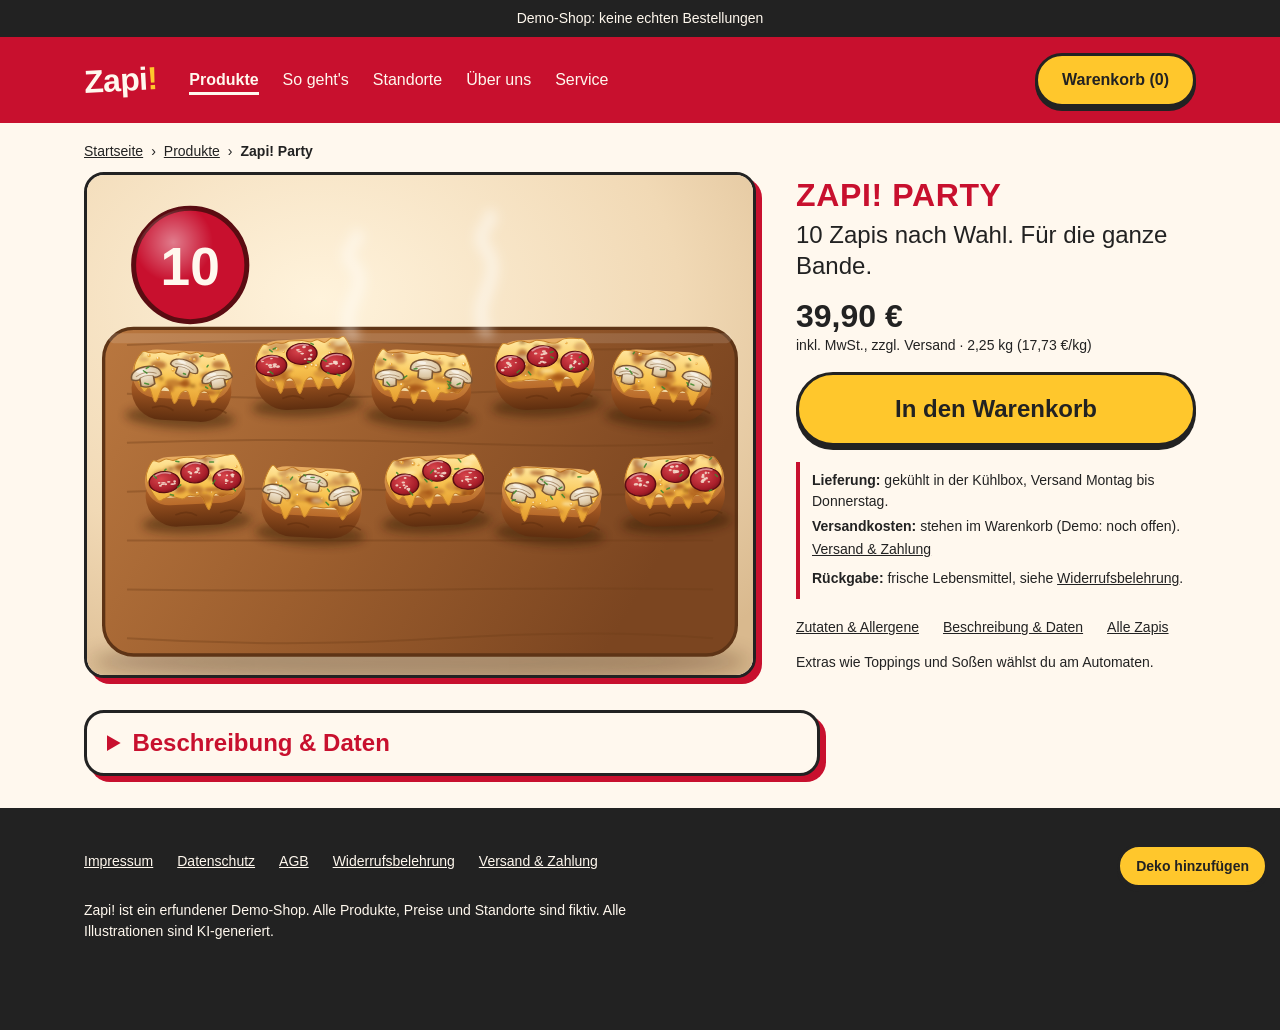
<file: produkte/party.html>
<!DOCTYPE html>
<html lang="de">
<head>
<meta charset="utf-8">
<meta name="viewport" content="width=device-width, initial-scale=1">
<title>Zapi! Party (Demo-Shop)</title>
<meta name="description" content="Zapi! Party: 10 gekühlte Zapis zum Aufbacken, Sorten nach Wahl (Demo-Shop, alles erfunden).">
<link rel="icon" href="../img/favicon.svg" type="image/svg+xml">
<link rel="icon" href="../img/favicon-48.png" sizes="48x48" type="image/png">
<link rel="apple-touch-icon" href="../img/favicon-180.png">
<link rel="stylesheet" href="../css/style.css">
<script src="../js/app.js" defer></script>
<script src="../js/warenkorb.js" defer></script>
</head>
<body>
<a class="springen" href="#inhalt">Zum Inhalt springen</a>

<p class="demo" role="note">Demo-Shop: keine echten Bestellungen</p>

<header class="kopf">
  <div class="rahmen">
    <a class="logo" href="../index.html" aria-label="Zapi! Startseite">Zapi<span>!</span></a>
    <a class="button warenkorb-mini" href="../warenkorb.html" aria-label="Warenkorb, 0 Artikel"><img src="../img/warenkorb.svg" alt="" width="24" height="24"> <span class="wk-zahl">0</span></a>
    <button class="button menue-knopf" type="button" aria-expanded="false" aria-controls="menue">Menü</button>
    <div class="menue" id="menue">
      <nav aria-label="Hauptnavigation">
        <ul>
          <li><a href="../index.html#produkte" aria-current="true">Produkte</a></li>
          <li><a href="../index.html#so-gehts">So geht's</a></li>
          <li><a href="../index.html#standorte">Standorte</a></li>
          <li><a href="../index.html#ueber-uns">Über uns</a></li>
          <li><a href="../index.html#service">Service</a></li>
        </ul>
      </nav>
      <a class="button warenkorb" href="../warenkorb.html" aria-label="Warenkorb, 0 Artikel">Warenkorb (<span class="wk-zahl">0</span>)</a>
    </div>
  </div>
</header>

<main id="inhalt" class="produktseite">
  <div class="rahmen">
    <nav class="krumen" aria-label="Du bist hier">
      <ol>
        <li><a href="../index.html">Startseite</a></li>
        <li><a href="../index.html#produkte">Produkte</a></li>
        <li><a href="party.html" aria-current="page">Zapi! Party</a></li>
      </ol>
    </nav>

    <div class="produkt-raster">
      <figure class="zeichnung produktbild">
        <img src="../img/zapi-party.svg" alt="Illustration: großes Holzbrett mit 10 kleinen Zapis, abwechselnd Champignon und Salami, daneben ein rotes Schild mit der Zahl 10" width="400" height="300">
      </figure>

      <div class="produkt-info">
        <div class="info-standard">
          <h1 id="produkt-titel">Zapi! Party</h1>
          <p class="teaser">10 Zapis nach Wahl. Für die ganze Bande.</p>
          <p class="kauf-preis">39,90 €</p>
          <p class="hinweis">inkl. MwSt., zzgl. Versand · 2,25 kg (17,73 €/kg)</p>
          <a class="button gross in-warenkorb" href="#bestaetigung" data-id="party" data-name="Zapi! Party" data-cent="3990" data-art="versand" aria-label="Zapi! Party in den Warenkorb">In den Warenkorb</a>
          <ul class="liefer-info">
            <li><strong>Lieferung:</strong> gekühlt in der Kühlbox, Versand Montag bis Donnerstag.</li>
            <li><strong>Versandkosten:</strong> stehen im Warenkorb (Demo: noch offen). <a href="#platzhalter-info">Versand &amp; Zahlung</a></li>
            <li><strong>Rückgabe:</strong> frische Lebensmittel, siehe <a href="#platzhalter-info">Widerrufsbelehrung</a>.</li>
          </ul>
          <ul class="info-links">
            <li><a href="#allergene-info">Zutaten &amp; Allergene</a></li>
            <li><a href="#daten">Beschreibung &amp; Daten</a></li>
            <li><a href="../index.html#produkte">Alle Zapis</a></li>
          </ul>
          <p class="klein">Extras wie Toppings und Soßen wählst du am Automaten.</p>
        </div>


      </div>
    </div>

    <div id="daten">
    <details class="produkt-daten">
      <summary>Beschreibung &amp; Daten</summary>
      <p>Zehn Zapis gekühlt für deine Party. Die Sorten wählst du nach der Bestellung (Demo: Auswahl folgt). Aufbacken, auf ein Brett legen, fertig ist das Buffet.</p>
      <dl>
        <div><dt>Inhalt</dt><dd>10 Stück, Sorten nach Wahl</dd></div>
        <div><dt>Gewicht</dt><dd>ca. 2,25 kg</dd></div>
        <div><dt>Aufbewahrung</dt><dd>gekühlt bei 0 bis 7 °C, zu verbrauchen bis: siehe Packung</dd></div>
        <div><dt>Aufbacken</dt><dd>im vorgeheizten Ofen bei 200 °C, ca. 8 bis 10 Minuten</dd></div>
        <div><dt>Grundpreis</dt><dd>17,73 €/kg</dd></div>
        <div><dt>Allergene</dt><dd>enthält u. a. Weizen (Gluten) und Milch; vollständig unter <a href="#allergene-info">Zutaten &amp; Allergene</a></dd></div>
      </dl>
      <p class="klein">Alle Angaben sind Demo-Werte und erfunden.</p>
    </details>
    </div>
  </div>
</main>

<footer class="fuss">
  <div class="rahmen">
    <nav aria-label="Rechtliches">
      <ul>
        <li><a href="#platzhalter-info">Impressum</a></li>
        <li><a href="#platzhalter-info">Datenschutz</a></li>
        <li><a href="#platzhalter-info">AGB</a></li>
        <li><a href="#platzhalter-info">Widerrufsbelehrung</a></li>
        <li><a href="#platzhalter-info">Versand &amp; Zahlung</a></li>
      </ul>
    </nav>
    <p>Zapi! ist ein erfundener Demo-Shop. Alle Produkte, Preise und Standorte sind fiktiv. Alle Illustrationen sind KI-generiert.</p>
  </div>
</footer>

<!-- Statusmeldung für „In den Warenkorb“: steht schon beim Laden in der Seite, damit Screenreader sie ansagen (WCAG 4.1.3) -->
<p class="wk-meldung" role="status" aria-live="polite"></p>

<div id="platzhalter-info" class="meldung" role="dialog" aria-labelledby="ph-titel">
  <div class="box">
    <h2 id="ph-titel">Inhalt folgt</h2>
    <p>Platzhalter: Diese Seite ist im Demo-Shop noch nicht ausgearbeitet.</p>
    <a class="button" href="#inhalt">Schließen</a>
  </div>
</div>

<div id="bestaetigung" class="meldung" role="dialog" aria-labelledby="best-titel">
  <div class="box">
    <h2 id="best-titel">Lecker, gute Wahl!</h2>
    <p>Demo: Dein Zapi! Party ist vorgemerkt. Es gibt keine echte Bestellung und keine Zahlung.</p>
    <a class="button" href="../index.html#produkte">Weiter stöbern</a>
  </div>
</div>

<div id="allergene-info" class="meldung" role="dialog" aria-labelledby="all-titel">
  <div class="box">
    <h2 id="all-titel">Zutaten &amp; Allergene</h2>
    <p>Platzhalter: Zutaten, Allergene, Menge und Aufbewahrung folgen.</p>
    <a class="button" href="#produkt-titel">Schließen</a>
  </div>
</div>

</body>
</html>
</file>
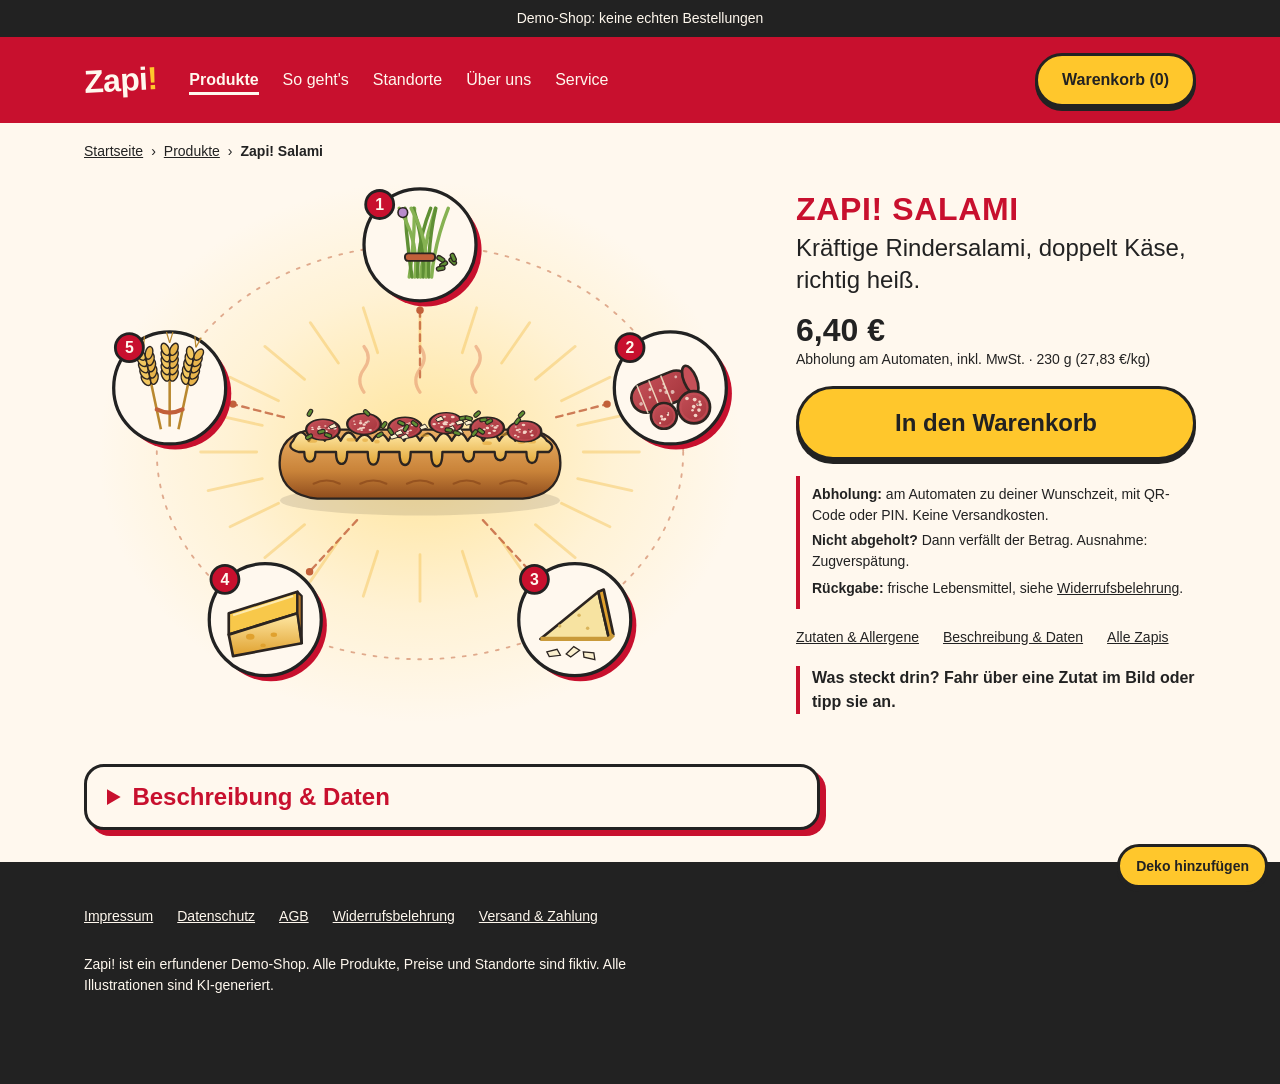
<file: produkte/salami.html>
<!DOCTYPE html>
<html lang="de">
<head>
<meta charset="utf-8">
<meta name="viewport" content="width=device-width, initial-scale=1">
<title>Zapi! Salami (Demo-Shop)</title>
<meta name="description" content="Zapi! Salami: überbackenes halbes Baguette mit Rindersalami, Bergkäse, Parmesan und Schnittlauch (Demo-Shop, alles erfunden).">
<link rel="icon" href="../img/favicon.svg" type="image/svg+xml">
<link rel="icon" href="../img/favicon-48.png" sizes="48x48" type="image/png">
<link rel="apple-touch-icon" href="../img/favicon-180.png">
<link rel="stylesheet" href="../css/style.css">
<script src="../js/app.js" defer></script>
<script src="../js/warenkorb.js" defer></script>
<script src="../js/produkt.js" defer></script>
</head>
<body>
<a class="springen" href="#inhalt">Zum Inhalt springen</a>

<p class="demo" role="note">Demo-Shop: keine echten Bestellungen</p>

<header class="kopf">
  <div class="rahmen">
    <a class="logo" href="../index.html" aria-label="Zapi! Startseite">Zapi<span>!</span></a>
    <a class="button warenkorb-mini" href="../warenkorb.html" aria-label="Warenkorb, 0 Artikel"><img src="../img/warenkorb.svg" alt="" width="24" height="24"> <span class="wk-zahl">0</span></a>
    <button class="button menue-knopf" type="button" aria-expanded="false" aria-controls="menue">Menü</button>
    <div class="menue" id="menue">
      <nav aria-label="Hauptnavigation">
        <ul>
          <li><a href="../index.html#produkte" aria-current="true">Produkte</a></li>
          <li><a href="../index.html#so-gehts">So geht's</a></li>
          <li><a href="../index.html#standorte">Standorte</a></li>
          <li><a href="../index.html#ueber-uns">Über uns</a></li>
          <li><a href="../index.html#service">Service</a></li>
        </ul>
      </nav>
      <a class="button warenkorb" href="../warenkorb.html" aria-label="Warenkorb, 0 Artikel">Warenkorb (<span class="wk-zahl">0</span>)</a>
    </div>
  </div>
</header>

<main id="inhalt" class="produktseite">
  <div class="rahmen">
    <nav class="krumen" aria-label="Du bist hier">
      <ol>
        <li><a href="../index.html">Startseite</a></li>
        <li><a href="../index.html#produkte">Produkte</a></li>
        <li><a href="salami.html" aria-current="page">Zapi! Salami</a></li>
      </ol>
    </nav>

    <div class="produkt-raster">
      <figure class="zeichnung">
        <div class="flaeche">
          <img src="../img/produkte/explosion-salami.svg" alt="Zeichnung im Comic-Stil: In der Mitte der fertige Zapi! Salami, ein halbes Baguette mit geschmolzenem Käse, runden Salamischeiben und Schnittlauch, dampfend vor sonnengelbem Strahlenkranz. Ringsum im Kreis fünf runde Bilder seiner Zutaten, mit gestrichelten Linien verbunden, im Uhrzeigersinn von oben: 1 Schnittlauch-Bund, 2 Salami-Stange mit Scheiben, 3 Stück Parmesan mit Spänen, 4 Stück Bergkäse, 5 Weizenähren." width="720" height="600">
          <svg class="linien" viewBox="0 0 720 600" aria-hidden="true" focusable="false"><path id="linie-schnittlauch" d="M360 220 L360 148"/><path id="linie-salami" d="M505.9 262.7 L560.4 248.7"/><path id="linie-parmesan" d="M427.4 373 L478.3 428.2"/><path id="linie-bergkaese" d="M292.6 373 L241.7 428.2"/><path id="linie-weizen" d="M214.1 262.7 L159.6 248.7"/></svg>
          <button class="medaillon" type="button" id="knopf-schnittlauch" style="--mx: 41.7%; --my: 2.5%; --b: 16.7%" aria-expanded="false" aria-controls="info-schnittlauch"><span class="unsichtbar">Zutat 1: Schnittlauch, mehr zeigen</span></button>
          <button class="medaillon" type="button" id="knopf-salami" style="--mx: 78.9%; --my: 23.8%; --b: 16.7%" aria-expanded="false" aria-controls="info-salami"><span class="unsichtbar">Zutat 2: Salami vom Weiderind, mehr zeigen</span></button>
          <button class="medaillon" type="button" id="knopf-parmesan" style="--mx: 64.7%; --my: 58.3%; --b: 16.7%" aria-expanded="false" aria-controls="info-parmesan"><span class="unsichtbar">Zutat 3: Parmesan, mehr zeigen</span></button>
          <button class="medaillon" type="button" id="knopf-bergkaese" style="--mx: 18.6%; --my: 58.3%; --b: 16.7%" aria-expanded="false" aria-controls="info-bergkaese"><span class="unsichtbar">Zutat 4: Bergkäse, mehr zeigen</span></button>
          <button class="medaillon" type="button" id="knopf-weizen" style="--mx: 4.4%; --my: 23.8%; --b: 16.7%" aria-expanded="false" aria-controls="info-weizen"><span class="unsichtbar">Zutat 5: Baguette aus Weizen, mehr zeigen</span></button>
        </div>
      </figure>

      <div class="produkt-info">
        <div class="info-standard">
          <h1 id="produkt-titel">Zapi! Salami</h1>
          <p class="teaser">Kräftige Rindersalami, doppelt Käse, richtig heiß.</p>
          <p class="kauf-preis">6,40 €</p>
          <p class="hinweis">Abholung am Automaten, inkl. MwSt. · 230 g (27,83 €/kg)</p>
          <a class="button gross in-warenkorb" href="#bestaetigung" data-id="salami" data-name="Zapi! Salami" data-cent="640" data-art="abholung" aria-label="Zapi! Salami in den Warenkorb">In den Warenkorb</a>
          <ul class="liefer-info">
            <li><strong>Abholung:</strong> am Automaten zu deiner Wunschzeit, mit QR-Code oder PIN. Keine Versandkosten.</li>
            <li><strong>Nicht abgeholt?</strong> Dann verfällt der Betrag. Ausnahme: Zugverspätung.</li>
            <li><strong>Rückgabe:</strong> frische Lebensmittel, siehe <a href="#platzhalter-info">Widerrufsbelehrung</a>.</li>
          </ul>
          <ul class="info-links">
            <li><a href="#allergene-info">Zutaten &amp; Allergene</a></li>
            <li><a href="#daten">Beschreibung &amp; Daten</a></li>
            <li><a href="../index.html#produkte">Alle Zapis</a></li>
          </ul>
          <p class="tipp">Was steckt drin? Fahr über eine Zutat im Bild oder tipp sie an.</p>
        </div>
        <h2 class="unsichtbar">Was steckt drin?</h2>
        <ol class="zutaten unsichtbar">
          <li class="zutat">
            <h3 class="zutat-name"><span class="nr" aria-hidden="true">1</span> Schnittlauch</h3>
            <p>Frisch geschnitten, grün und mild. Der Frischekick obendrauf.</p>
            <p class="herkunft"><strong>Schnittlauch aus dem Kräutergarten Morgentau:</strong> Gezogen in sonnigen Beeten, geschnitten kurz vor dem Einsatz. Ein bisschen Grün, ganz viel Frische.</p>
          </li>
          <li class="zutat">
            <h3 class="zutat-name"><span class="nr" aria-hidden="true">2</span> Salami vom Weiderind</h3>
            <p>Aus Rindfleisch, luftgetrocknet, fein gewürzt. Wird im Ofen schön knusprig am Rand.</p>
            <p class="herkunft"><strong>Rindersalami vom Weidehof Eichenwiese:</strong> Die Rinder stehen das ganze Jahr auf weiten Weiden. Das Fleisch ist fein marmoriert, gewürzt wird nach Hofrezept und getrocknet in Ruhe an der Luft.</p>
          </li>
          <li class="zutat">
            <h3 class="zutat-name"><span class="nr" aria-hidden="true">3</span> Parmesan</h3>
            <p>Hart, nussig, salzig. Macht die Kruste extra knusprig.</p>
            <p class="herkunft"><strong>Parmesan vom Gut Olivenhain:</strong> Große Laibe, gereift zwischen Olivenbäumen. Fein gehobelt schmilzt er zu einer goldenen Knusperschicht.</p>
          </li>
          <li class="zutat">
            <h3 class="zutat-name"><span class="nr" aria-hidden="true">4</span> Bergkäse</h3>
            <p>Würzig, cremig, zieht Fäden. Die Hauptrolle beim Überbacken.</p>
            <p class="herkunft"><strong>Bergkäse von der Alm Wolkenblick:</strong> Die Kühe grasen den ganzen Sommer auf der Alm. Der Käse reift monatelang im kühlen Keller. Das schmeckst du in jedem Faden.</p>
          </li>
          <li class="zutat">
            <h3 class="zutat-name"><span class="nr" aria-hidden="true">5</span> Baguette aus Weizen</h3>
            <p>Handwerklicher Teig, 24 Stunden gereift. Außen knackig, innen fluffig.</p>
            <p class="herkunft"><strong>Weizen vom Hof Sonnenhang:</strong> Goldene Ähren vor dem Waldrand, gereift in der Abendsonne. Gemahlen wird frisch, gebacken wird mit Zeit. Darum knackt die Kruste so schön.</p>
          </li>
        </ol>
        <div class="zutat-info" id="info-schnittlauch" data-seite="rechts" data-hoehe="oben" role="group" aria-labelledby="titel-schnittlauch">
          <img src="../img/produkte/anbau-schnittlauch.svg" alt="Zeichnung: Kräuterbeet mit Reihen von Schnittlauch und lila Blüten hinter einem Holzzaun, Sonne über Bäumen" width="320" height="200">
          <div class="info-text">
            <h3 id="titel-schnittlauch"><span class="nr" aria-hidden="true">1</span> Schnittlauch</h3>
            <p>Frisch geschnitten, grün und mild. Der Frischekick obendrauf.</p>
            <p class="herkunft"><strong>Schnittlauch aus dem Kräutergarten Morgentau:</strong> Gezogen in sonnigen Beeten, geschnitten kurz vor dem Einsatz. Ein bisschen Grün, ganz viel Frische.</p>
          </div>
          <button class="zu" type="button" tabindex="-1" aria-label="Schließen">✕</button>
        </div>
        <div class="zutat-info" id="info-salami" data-seite="rechts" data-hoehe="oben" role="group" aria-labelledby="titel-salami">
          <img src="../img/produkte/anbau-salami.svg" alt="Zeichnung: zwei gefleckte Rinder auf einer grünen Weide hinter einem Holzzaun, dahinter ein Fachwerkhof mit Terrakotta-Dach, Waldrand und tief stehende Sonne" width="320" height="200">
          <div class="info-text">
            <h3 id="titel-salami"><span class="nr" aria-hidden="true">2</span> Salami vom Weiderind</h3>
            <p>Aus Rindfleisch, luftgetrocknet, fein gewürzt. Wird im Ofen schön knusprig am Rand.</p>
            <p class="herkunft"><strong>Rindersalami vom Weidehof Eichenwiese:</strong> Die Rinder stehen das ganze Jahr auf weiten Weiden. Das Fleisch ist fein marmoriert, gewürzt wird nach Hofrezept und getrocknet in Ruhe an der Luft.</p>
          </div>
          <button class="zu" type="button" tabindex="-1" aria-label="Schließen">✕</button>
        </div>
        <div class="zutat-info" id="info-parmesan" data-seite="rechts" data-hoehe="unten" role="group" aria-labelledby="titel-parmesan">
          <img src="../img/produkte/anbau-parmesan.svg" alt="Zeichnung: Bauernhaus mit Terrakotta-Dach zwischen Olivenbäumen, davor gestapelte Käselaibe, warme Abendsonne" width="320" height="200">
          <div class="info-text">
            <h3 id="titel-parmesan"><span class="nr" aria-hidden="true">3</span> Parmesan</h3>
            <p>Hart, nussig, salzig. Macht die Kruste extra knusprig.</p>
            <p class="herkunft"><strong>Parmesan vom Gut Olivenhain:</strong> Große Laibe, gereift zwischen Olivenbäumen. Fein gehobelt schmilzt er zu einer goldenen Knusperschicht.</p>
          </div>
          <button class="zu" type="button" tabindex="-1" aria-label="Schließen">✕</button>
        </div>
        <div class="zutat-info" id="info-bergkaese" data-seite="links" data-hoehe="unten" role="group" aria-labelledby="titel-bergkaese">
          <img src="../img/produkte/anbau-bergkaese.svg" alt="Zeichnung: Almhütte vor Berggipfeln mit Schneespitzen, eine gefleckte Kuh auf der Wiese, tief stehende Sonne" width="320" height="200">
          <div class="info-text">
            <h3 id="titel-bergkaese"><span class="nr" aria-hidden="true">4</span> Bergkäse</h3>
            <p>Würzig, cremig, zieht Fäden. Die Hauptrolle beim Überbacken.</p>
            <p class="herkunft"><strong>Bergkäse von der Alm Wolkenblick:</strong> Die Kühe grasen den ganzen Sommer auf der Alm. Der Käse reift monatelang im kühlen Keller. Das schmeckst du in jedem Faden.</p>
          </div>
          <button class="zu" type="button" tabindex="-1" aria-label="Schließen">✕</button>
        </div>
        <div class="zutat-info" id="info-weizen" data-seite="links" data-hoehe="oben" role="group" aria-labelledby="titel-weizen">
          <img src="../img/produkte/anbau-weizen.svg" alt="Zeichnung: goldenes Weizenfeld vor einem dunklen Waldrand, tief stehende Abendsonne, warmer Himmel" width="320" height="200">
          <div class="info-text">
            <h3 id="titel-weizen"><span class="nr" aria-hidden="true">5</span> Baguette aus Weizen</h3>
            <p>Handwerklicher Teig, 24 Stunden gereift. Außen knackig, innen fluffig.</p>
            <p class="herkunft"><strong>Weizen vom Hof Sonnenhang:</strong> Goldene Ähren vor dem Waldrand, gereift in der Abendsonne. Gemahlen wird frisch, gebacken wird mit Zeit. Darum knackt die Kruste so schön.</p>
          </div>
          <button class="zu" type="button" tabindex="-1" aria-label="Schließen">✕</button>
        </div>
      </div>
    </div>

    <div id="daten">
    <details class="produkt-daten">
      <summary>Beschreibung &amp; Daten</summary>
      <p>Ein halbes Baguette mit kräftiger Rindersalami, darüber Bergkäse und Parmesan, im Automaten in 5 Minuten heiß und knusprig gebacken. Die Salami wird am Rand schön kross.</p>
      <dl>
        <div><dt>Größe</dt><dd>halbes Baguette, ca. 25 cm lang</dd></div>
        <div><dt>Gewicht</dt><dd>ca. 230 g</dd></div>
        <div><dt>Zubereitung</dt><dd>frisch gebacken im Automaten, 5 Minuten</dd></div>
        <div><dt>Genießen</dt><dd>sofort, solange er heiß ist</dd></div>
        <div><dt>Grundpreis</dt><dd>27,83 €/kg</dd></div>
        <div><dt>Allergene</dt><dd>enthält u. a. Weizen (Gluten) und Milch; vollständig unter <a href="#allergene-info">Zutaten &amp; Allergene</a></dd></div>
      </dl>
      <p class="klein">Alle Angaben sind Demo-Werte und erfunden.</p>
    </details>
    </div>
  </div>
</main>

<footer class="fuss">
  <div class="rahmen">
    <nav aria-label="Rechtliches">
      <ul>
        <li><a href="#platzhalter-info">Impressum</a></li>
        <li><a href="#platzhalter-info">Datenschutz</a></li>
        <li><a href="#platzhalter-info">AGB</a></li>
        <li><a href="#platzhalter-info">Widerrufsbelehrung</a></li>
        <li><a href="#platzhalter-info">Versand &amp; Zahlung</a></li>
      </ul>
    </nav>
    <p>Zapi! ist ein erfundener Demo-Shop. Alle Produkte, Preise und Standorte sind fiktiv. Alle Illustrationen sind KI-generiert.</p>
  </div>
</footer>

<!-- Statusmeldung für „In den Warenkorb“: steht schon beim Laden in der Seite, damit Screenreader sie ansagen (WCAG 4.1.3) -->
<p class="wk-meldung" role="status" aria-live="polite"></p>

<div id="platzhalter-info" class="meldung" role="dialog" aria-labelledby="ph-titel">
  <div class="box">
    <h2 id="ph-titel">Inhalt folgt</h2>
    <p>Platzhalter: Diese Seite ist im Demo-Shop noch nicht ausgearbeitet.</p>
    <a class="button" href="#inhalt">Schließen</a>
  </div>
</div>

<div id="bestaetigung" class="meldung" role="dialog" aria-labelledby="best-titel">
  <div class="box">
    <h2 id="best-titel">Lecker, gute Wahl!</h2>
    <p>Demo: Dein Zapi! Salami ist vorgemerkt. Es gibt keine echte Bestellung und keine Zahlung.</p>
    <a class="button" href="../index.html#produkte">Weiter stöbern</a>
  </div>
</div>

<div id="allergene-info" class="meldung" role="dialog" aria-labelledby="all-titel">
  <div class="box">
    <h2 id="all-titel">Zutaten &amp; Allergene</h2>
    <p>Platzhalter: Zutaten, Allergene, Menge und Aufbewahrung folgen.</p>
    <a class="button" href="#produkt-titel">Schließen</a>
  </div>
</div>

</body>
</html>
</file>
<file: css/style.css>
/* ===== Farben mit festen Rollen ===== */
:root {
  --rot: #C8102E;      /* Logo, Kopfbereich, Überschriften */
  --gelb: #FFC72C;     /* nur Buttons und Handlungen */
  --creme: #FFF8EE;    /* Hintergrund */
  --schwarz: #222222;  /* Fließtext, Buttontext */
  --schrift: "Segoe UI", Roboto, "Helvetica Neue", Arial, system-ui, sans-serif; /* ein Stack; Gewicht steuert die Stärke */
}

/* ===== Grundlagen (rem statt px, damit Zoom und Schriftvergrößerung greifen) ===== */
*, *::before, *::after { box-sizing: border-box; }
html { font-size: 100%; }
body {
  margin: 0;
  background: var(--creme);
  color: var(--schwarz);
  font-family: var(--schrift);
  font-size: 1rem;          /* 16 px */
  line-height: 1.5;
  text-align: left;
}
p, li { max-width: 80ch; }
h1, h2, h3 { color: var(--rot); font-weight: 900; line-height: 1.2; margin: 0 0 0.5em; }
h1 { font-size: 2rem; }     /* 32 px */
h2 { font-size: 2rem; }     /* 32 px */
h3 { font-size: 1.5rem; }   /* 24 px */
small, .klein { font-size: 0.875rem; } /* 14 px */
img, .bild { max-width: 100%; }

.rahmen { max-width: 72rem; margin: 0 auto; padding: 0 1.25rem; }
section { padding: 3rem 0; }

/* Sichtbarer Tastaturfokus */
a:focus-visible, button:focus-visible {
  outline: 3px solid var(--schwarz);
  outline-offset: 3px;
}
.kopf a:focus-visible, .kopf button:focus-visible { outline-color: var(--creme); }

.springen {
  position: absolute; left: -999px; top: 0;
  background: var(--gelb); color: var(--schwarz);
  padding: 0.5rem 1rem; font-weight: 700; z-index: 30;
}
.springen:focus { left: 1rem; top: 0.5rem; }

/* ===== 1. Demo-Hinweis ===== */
.demo {
  background: var(--schwarz); color: var(--creme);
  text-align: center; font-size: 0.875rem;
  padding: 0.5rem 1rem; margin: 0;
  max-width: none; /* volle Breite, hebt die 80ch-Grenze für Absätze auf */
}

/* ===== 2. Kopfbereich ===== */
.kopf { background: var(--rot); color: var(--creme); position: sticky; top: 0; z-index: 10; } /* bleibt beim Scrollen oben, damit Navigation und Warenkorb immer erreichbar sind */
html { scroll-padding-top: 9rem; } /* Sprungziele landen unter dem festen Kopfbereich samt Kugeln */
.kopf .rahmen {
  display: flex; flex-wrap: wrap; align-items: center;
  gap: 1rem 2rem; padding-top: 1rem; padding-bottom: 1rem;
}
.logo {
  color: var(--creme); text-decoration: none;
  font-size: 2rem; font-weight: 900; letter-spacing: -0.02em;
  transform: rotate(-3deg); display: inline-block;
}
.logo span { color: var(--gelb); } /* Gelb auf Rot nur in großer Schrift */
.menue { flex: 1 1 auto; display: flex; flex-wrap: wrap; align-items: center; gap: 1rem 2rem; } /* Hülle für Navigation und Warenkorb, auf breiten Bildschirmen wie vorher */
.kopf nav { flex: 1 1 auto; }
.kopf ul { list-style: none; margin: 0; padding: 0; display: flex; flex-wrap: wrap; gap: 0.25rem 1.5rem; }
.kopf nav a {
  color: var(--creme); text-decoration: none;
  padding: 0.25rem 0; border-bottom: 3px solid transparent;
}
.kopf nav a:hover { border-bottom-color: var(--creme); }

/* ===== Buttons: Käse-Gelb, Text Fast Schwarz, dunkler Rand für 3:1 auf Creme ===== */
.button {
  display: inline-block;
  background: var(--gelb); color: var(--schwarz);
  font-family: var(--schrift); font-size: 1rem; font-weight: 900;
  text-decoration: none; text-align: center;
  padding: 0.75rem 1.5rem; min-height: 2.75rem;
  border: 3px solid var(--schwarz); border-radius: 999px;
  box-shadow: 0 4px 0 var(--schwarz);
  cursor: pointer;
}
.button:hover { transform: translateY(2px); box-shadow: 0 2px 0 var(--schwarz); }
.button.gross { font-size: 1.5rem; padding: 1rem 2rem; }
.warenkorb { margin-left: auto; }

/* ===== 3. Startbereich ===== */
.start { background: var(--creme); }
.start .rahmen { display: grid; gap: 2rem; }
.start h1 { font-size: 2rem; line-height: 1.1; text-transform: uppercase; letter-spacing: 0.02em; } /* 32 px = höchste erlaubte Stufe */
.start h1 span { display: block; } /* je Wort eine Zeile: Wucht durch Rhythmus statt Größe */
.start h1 span:nth-child(2) { padding-left: 1.5rem; }
.start h1 span:nth-child(3) { padding-left: 3rem; }
.start p {
  font-size: 1.5rem; margin: 0 0 1.5rem;
}
/* Zwei Absätze: oben groß, was ein Zapi ist (macht Appetit), darunter kleiner, wie man ihn bekommt */
.start p.start-zapi { margin-bottom: 0.75rem; }
.start p.start-zapi + p { font-size: 1rem; }
/* Startbild Bahnhof | Raststätte als breites Band unter Titel und Button (Format 2 : 1 wirkt nur in voller Breite);
   Ecken passend zum Rahmen im SVG (rx 18 bei 960 x 480), roter Versatzschatten wie bei den Produktkarten */
.startbild img { border-radius: 1.875% / 3.75%; box-shadow: 6px 6px 0 var(--rot); }
.startbild img, .bild img { display: block; width: 100%; height: auto; }
/* Startbereich ohne Scrollen voll sichtbar (Handy, Tablet, PC):
   - Handy hochkant: Bild zuerst, direkt unter dem Kopfbereich, dann Titel und Button
   - Tablet hochkant: Titel oben, Bild darunter, Höhe an die Fensterhöhe gekoppelt
   - quer und breit: Titel links, Bild rechts; Bildbreite höchstens doppelte freie Höhe (Format 2 : 1) */
.start { padding: 1.5rem 0; }
.weihnachten .start { padding-top: 4rem; } /* Kugeln unter dem Kopfbereich verdecken sonst den oberen Bildrand */
.start .rahmen { align-items: center; }
.startbild { justify-self: center; width: 100%; max-width: calc((100vh - 26rem) * 2); }
@media (orientation: portrait) { .startbild { min-width: min(100%, 16rem); } }
@media (max-width: 39.99rem) and (orientation: portrait) {
  .startbild { order: -1; max-width: none; }
  .start .rahmen { gap: 1.25rem; }
}
@media (min-width: 56rem), (orientation: landscape) and (min-width: 36rem) {
  .start .rahmen { grid-template-columns: minmax(15rem, 22rem) minmax(0, 1fr); gap: 2rem; }
  .startbild { max-width: calc((100vh - 15rem) * 2); justify-self: end; }
  .weihnachten .startbild { max-width: calc((100vh - 18rem) * 2); } /* Kugeln brauchen Platz unter dem Kopf */
}
/* Handy quer (wenig Höhe): Bild oben bündig neben dem Titel, Größe aus der restlichen Höhe */
@media (orientation: landscape) and (max-height: 30rem) {
  .start .rahmen { align-items: start; }
  .startbild, .weihnachten .startbild { max-width: calc((100vh - 13rem) * 2); }
}

/* ===== 4. Produkte ===== */
.raster { display: grid; gap: 1.5rem; grid-template-columns: repeat(2, 1fr); list-style: none; padding: 0; margin: 0 0 2rem; }
/* breit: 4 nebeneinander, mittel: 2 x 2, sehr schmal oder 200 % Zoom: 1 Spalte */
@media (min-width: 64rem) { .raster { grid-template-columns: repeat(4, 1fr); } }
@media (max-width: 36rem) { .raster { grid-template-columns: 1fr; } }
.karte {
  background: var(--creme); border: 3px solid var(--schwarz); border-radius: 1.25rem;
  padding: 1.25rem; display: flex; flex-direction: column; gap: 0.5rem;
  box-shadow: 6px 6px 0 var(--rot);
  position: relative; /* Bezug für den Preis-Aufkleber */
  transition: transform 0.25s ease, box-shadow 0.25s ease;
}
.karte h3 { margin: 0.5rem 0 0; }
/* 1. Hitze: Karte hebt sich bei Maus oder Tastaturfokus, über dem Zapi steigt mehr Dampf auf */
.karte:hover, .karte:focus-within { transform: translateY(-6px); box-shadow: 8px 12px 0 var(--rot); }
.bild::after {
  content: ""; position: absolute; inset: 0; pointer-events: none;
  background: url("../img/dampf.svg") center / 100% 100% no-repeat;
  opacity: 0; transform: translateY(12px);
  transition: opacity 0.4s ease, transform 0.8s ease;
}
.karte:hover .bild::after, .karte:focus-within .bild::after { opacity: 1; transform: translateY(0); }
/* 6. Etikett „Bestseller“/„Neu“: Creme mit rotem Rand, Gelb bleibt den Buttons vorbehalten.
   Rot auf Creme 5,6 : 1 */
.badge {
  position: absolute; bottom: 0.5rem; left: 0.5rem; z-index: 1; /* unten links, damit der Preis-Aufkleber oben rechts frei bleibt */
  background: var(--creme); color: var(--rot); border: 2px solid var(--rot); border-radius: 999px;
  font-size: 0.875rem; font-weight: 900; line-height: 1.5; text-transform: uppercase; letter-spacing: 0.04em;
  padding: 0 0.625rem;
}
.bild {
  position: relative;
  border-radius: 0.75rem; overflow: hidden;
  background: var(--creme);
  border: 3px solid var(--schwarz);
}
/* 2. Preis als schräger Aufkleber auf dem Bild: Creme auf Ketchup-Rot 5,6 : 1 */
.preis {
  position: absolute; top: 2rem; right: 1.5rem; z-index: 2;
  font-size: 1.5rem; font-weight: 900; line-height: 1.5; margin: 0;
  background: var(--rot); color: var(--creme);
  padding: 0.125rem 0.75rem; border: 3px solid var(--schwarz); border-radius: 0.5rem;
  transform: rotate(-6deg); box-shadow: 3px 3px 0 var(--schwarz);
}
.hinweis { font-size: 0.875rem; margin: 0; }
.karte a.info { color: var(--schwarz); font-size: 0.875rem; }
.karte .button { margin-top: auto; padding-left: 0.5rem; padding-right: 0.5rem; white-space: nowrap; } /* Text bleibt einzeilig */
/* Zeilen der Karten aneinander ausrichten: jede Karte übernimmt 6 Rasterzeilen
   (Bild, Titel, Beschreibung, Preishinweis, Link, Button; der Preis klebt als Aufkleber auf dem Bild).
   Einspaltig und in Browsern ohne Subgrid bleibt es beim Flex-Stapel oben. */
@supports (grid-template-rows: subgrid) {
  @media (min-width: 36.01rem) {
    .karte {
      display: grid;
      grid-row: span 6;
      grid-template-rows: subgrid;
      row-gap: 0.5rem;
    }
    .karte .button { margin-top: 0; align-self: end; }
  }
}
.extras { border-left: 6px solid var(--rot); padding-left: 1rem; }
.extras h3 { font-size: 1.5rem; }
.extras ul { margin: 0; padding-left: 1.25rem; }

/* ===== 5. So geht's ===== */
.sogehts { background: var(--rot); color: var(--creme); }
.sogehts h2 { color: var(--creme); }
.schritte {
  list-style: none; padding: 0; margin: 0; position: relative;
  display: grid; gap: 1.5rem; grid-template-columns: 1fr; counter-reset: schritt;
}
/* Route zum Automaten: gestrichelte Linie durch große Nummern-Kreise. Handy: senkrecht links */
.schritte::before {
  content: ""; position: absolute; left: calc(2rem - 2px); top: 1rem; bottom: 1rem;
  border-left: 4px dashed var(--creme);
}
.schritte li {
  counter-increment: schritt; background: var(--creme); color: var(--schwarz);
  border-radius: 1.25rem; padding: 1.25rem; position: relative;
  margin-left: 4.75rem;
}
.schritte li::before {
  content: counter(schritt); display: grid; place-items: center;
  position: absolute; left: -4.75rem; top: 0.75rem;
  width: 4rem; height: 4rem; border-radius: 50%;
  background: var(--rot); color: var(--creme); border: 4px solid var(--creme);
  font-size: 2rem; font-weight: 900; line-height: 1;
}
/* Breit: waagerechte Route über den drei Schritten */
@media (min-width: 48rem) {
  .schritte { grid-template-columns: repeat(3, 1fr); padding-top: 3.25rem; }
  .schritte::before { left: 2rem; right: 2rem; top: calc(2rem - 2px); bottom: auto; border-left: 0; border-top: 4px dashed var(--creme); }
  .schritte li { margin-left: 0; }
  .schritte li::before { left: 1.25rem; top: -3.25rem; }
}
.schritte h3 { font-size: 1.5rem; }
.schritte p { margin: 0; }
/* Hervorgehobener Hinweis unter den Schritten: Fast Schwarz auf Rot, Text Creme (15,09 : 1) */
.zug-hinweis {
  margin: 1.5rem 0 0; padding: 1rem 1.25rem;
  background: var(--schwarz); color: var(--creme);
  border-left: 8px solid var(--creme); border-radius: 0.75rem;
  font-size: 1.5rem;
}

/* ===== 6. Standorte ===== */
.orte { display: grid; gap: 1.5rem; grid-template-columns: repeat(auto-fit, minmax(16rem, 1fr)); }
.ort { border: 3px dashed var(--rot); border-radius: 1.25rem; padding: 1.25rem; }
.ort p { margin: 0; }

/* ===== 7. Servicezeile ===== */
.service { padding: 1.5rem 0; }
.service h2 { font-size: 1.5rem; }
.service ul { list-style: none; margin: 0; padding: 0; display: flex; flex-wrap: wrap; gap: 0.75rem 2.5rem; }
.service a { color: var(--schwarz); }

/* ===== 8. Fußbereich ===== */
.fuss { background: var(--schwarz); color: var(--creme); padding: 2rem 0; font-size: 0.875rem; }
.fuss ul { list-style: none; margin: 0 0 1rem; padding: 0; display: flex; flex-wrap: wrap; gap: 0.5rem 1.5rem; }
.fuss a { color: var(--creme); }
.fuss a:focus-visible { outline-color: var(--creme); }
.fuss p { margin: 0; }

/* ===== Bestätigung und Platzhalter ohne JavaScript (:target) ===== */
.meldung { display: none; }
.meldung:target {
  display: grid; place-items: center;
  position: fixed; inset: 0; z-index: 20;
  background: rgba(34,34,34,.7); padding: 1rem;
}
.meldung .box {
  background: var(--creme); color: var(--schwarz);
  border: 3px solid var(--schwarz); border-radius: 1.25rem;
  padding: 1.5rem; max-width: 30rem; box-shadow: 8px 8px 0 var(--rot);
}
.meldung h2 { font-size: 1.5rem; }

@media (prefers-reduced-motion: reduce) {
  .button:hover { transform: none; }
  .karte, .bild::after { transition: none; }
  .karte:hover, .karte:focus-within, .karte:hover .bild::after, .karte:focus-within .bild::after { transform: none; } /* Dampf erscheint, ohne zu steigen */
}
.deko-pause .karte, .deko-pause .bild::after { transition: none; }
.deko-pause .karte:hover, .deko-pause .karte:focus-within,
.deko-pause .karte:hover .bild::after, .deko-pause .karte:focus-within .bild::after { transform: none; }

/* ===== Handy-Menü (nur mit JavaScript; ohne JS bleibt die Navigation offen sichtbar) ===== */
.menue-knopf { display: none; padding: 0.5rem 1rem; }
.warenkorb-mini { display: none; padding: 0.375rem 0.875rem; }
.warenkorb-mini img { width: 1.5rem; height: 1.5rem; vertical-align: middle; }
.menue-knopf::after { content: " ▾"; }
.menue-knopf[aria-expanded="true"]::after { content: " ▴"; }
@media (max-width: 47.99rem) {
  .js .warenkorb-mini { display: inline-block; margin-left: auto; } /* kleiner Warenkorb bleibt immer sichtbar */
  .js .menue-knopf { display: inline-block; }                       /* oben rechts */
  .js .kopf .rahmen { column-gap: 0.75rem; }
  .js .menue { display: none; flex-basis: 100%; }                   /* zugeklappt */
  .js .kopf.offen .menue {                                          /* aufgeklappt, volle Breite */
    display: block; max-height: calc(100vh - 6rem); overflow-y: auto; /* bei großer Schrift im festen Kopf scrollbar */
  }
  .js .kopf ul { flex-direction: column; gap: 0; }
  .js .kopf nav a {
    display: block; padding: 0.75rem 0; min-height: 2.75rem;        /* große Tippfläche */
    border-bottom: 1px solid var(--creme);
  }
  .js .menue .warenkorb { display: none; } /* ersetzt durch den kleinen Warenkorb oben */
}

/* ===== Weihnachtsoutfit (24.11.–28.12., Klasse .weihnachten setzt js/app.js) =====
   Reine Deko: aria-hidden, nicht anklickbar, liegt unter den Meldungen (z-index 20). */
.kugeln {
  position: absolute; left: 0; right: 0; top: 100%; height: 3.5rem; z-index: 5;
  pointer-events: none;
  overflow-x: clip; /* Mini-Zapis am rechten Rand erzeugen keine Scrollleiste; nach unten fallen dürfen sie weiter */
  background: url("../img/kugeln.svg") space no-repeat left top; /* nur ganze Kugeln, keine angeschnittenen am Rand */
}
.schnee { position: fixed; inset: 0; z-index: 15; pointer-events: none; overflow: hidden; }
.flocke {
  position: absolute; top: -1rem; left: var(--x);
  width: var(--s); height: var(--s); border-radius: 50%;
  background: #FFFFFF; box-shadow: 0 0 0 1px rgba(34, 34, 34, 0.25); /* feiner Rand, damit Schnee auch auf Creme sichtbar ist */
  animation: rieseln var(--t) linear var(--d) infinite;
}
@keyframes rieseln {
  from { transform: translate(0, 0); }
  50%  { transform: translate(1.5rem, 55vh); }
  to   { transform: translate(-0.5rem, 110vh); }
}
.baum {
  position: fixed; left: 0.5rem; bottom: 0; z-index: 15; pointer-events: none;
  width: 6rem;
}
/* Handy: kleiner Baum nur im Fußbereich, verdeckt keinen Inhalt */
.fuss { position: relative; }
@media (max-width: 47.99rem) {
  .baum { position: absolute; left: 1.25rem; bottom: 0.75rem; width: 3rem; }
  .weihnachten .fuss { padding-bottom: 5.5rem; }
}
.baum img { display: block; width: 100%; height: auto; }

/* Weihnachtsmann mit Schlitten: oben nach rechts, unten nach links, unter dem Kopfbereich (z-index 9 < 10) */
.deko-ebene { position: fixed; inset: 0; z-index: 9; overflow: hidden; pointer-events: none; } /* schneidet ab, was außerhalb des Bildes ist */
.schlitten {
  position: absolute; left: 0; top: 0; width: 9rem;
  transform: translateX(-200%); /* startet außerhalb des Bildes, bis JS die Position setzt */
  pointer-events: none; will-change: transform;
}
@media (max-width: 47.99rem) { .schlitten { width: 6rem; } }
.schlitten > img, .schlitten > svg { display: block; width: 100%; height: auto; }
/* Kufenspuren: über dem Inhalt, unter Schlitten (9) und Kopfbereich (10); JS zeichnet nur auf Creme-Flächen */
.spuren { position: fixed; inset: 0; width: 100%; height: 100%; z-index: 8; pointer-events: none; } /* ohne mix-blend-mode: spart das Neuzeichnen der ganzen Seite in jedem Bild */
/* Bei „Bewegung reduzieren“: steht still unten rechts im Fußbereich */
.schlitten-still { position: absolute; left: auto; top: auto; right: 1.25rem; bottom: 0.75rem; width: 7rem; }
.mini-zapi { position: absolute; width: 36px; height: 13px; pointer-events: none; will-change: transform; }
.fall-ebene { position: fixed; inset: 0; z-index: 11; overflow: hidden; pointer-events: none; contain: strict; } /* fallende Mini-Zapis: eigene Ebene, beschnitten am Bildrand */
/* Knopf „Deko entfernen“ / „Deko hinzufügen“ (WCAG 2.2.2: Bewegung über 5 Sekunden muss sich ausblenden lassen) */
.deko-knopf {
  position: fixed; right: 0.75rem; bottom: 0.75rem; z-index: 16;
  font-size: 0.875rem; padding: 0.5rem 1rem; min-height: 2.75rem;
}
/* Deko entfernt: alles ausgeblendet (JS hält die Bewegung zusätzlich an) */
.deko-aus .kugeln, .deko-aus .schnee, .deko-aus .baum, .deko-aus .deko-ebene,
.deko-aus .spuren, .deko-aus .fall-ebene, .deko-aus .schlitten { display: none; }
.deko-aus .fuss { padding-bottom: 5.5rem; } /* Knopf bleibt unten rechts und verdeckt keine Fußbereich-Links */
.deko-pause .flocke, .deko-pause .schlitten * { animation-play-state: paused !important; }
.weihnachten .fuss { padding-bottom: 5.5rem; } /* Platz, damit der Knopf unten rechts keine Fußbereich-Links verdeckt */

@media (prefers-reduced-motion: reduce) {
  .schnee { display: none; } /* kein Schneetreiben bei reduzierter Bewegung */
  .weihnachten .fuss { padding-bottom: 6rem; } /* Platz für den stehenden Schlitten */
}

/* ===== Produktkarten der Startseite: Titel und Bild führen zur Produktseite ===== */
.karte h3 a { color: inherit; text-decoration: none; }
.karte h3 a:hover, .karte h3 a:focus-visible { text-decoration: underline; text-decoration-thickness: 3px; text-underline-offset: 4px; }
.bild-link { display: block; }

/* ===== Produktseite (produkte/…) ===== */
/* Brotkrumen: Weg zurück zur Startseite */
.krumen ol { list-style: none; margin: 0; padding: 1rem 0 0; display: flex; flex-wrap: wrap; gap: 0.25rem 0.5rem; font-size: 0.875rem; }
.krumen li + li::before { content: "›"; content: "›" / ""; margin-right: 0.5rem; } /* Trennzeichen wird nicht vorgelesen */
.krumen a { color: var(--schwarz); }
.krumen a[aria-current="page"] { font-weight: 700; text-decoration: none; }
/* Shop-Aufbau wie üblich: links das Bild, rechts Name, Preis und Warenkorb – alles ohne Scrollen sichtbar */
.produktseite { padding-bottom: 2rem; }
.produkt-raster { display: grid; grid-template-columns: 1fr; gap: 1.5rem; align-items: center; margin-top: 0.5rem; }
@media (min-width: 56rem) {
  .produkt-raster { grid-template-columns: minmax(0, 1fr) minmax(18rem, 25rem); gap: 2.5rem; }
}
/* Zeichnung so groß, wie die Fensterhöhe erlaubt (Seitenverhältnis 6 : 5) */
.zeichnung { margin: 0 auto; width: 100%; max-width: min(46rem, calc((100vh - 13.5rem) * 1.2)); min-width: 0; }
.weihnachten .zeichnung { max-width: min(46rem, calc((100vh - 16rem) * 1.2)); }
@media (max-width: 55.99rem) { .zeichnung, .weihnachten .zeichnung { max-width: 40rem; } }

/* Info-Spalte */
.produkt-info { position: relative; }
.info-standard h1 { text-transform: uppercase; letter-spacing: 0.02em; margin-bottom: 0.25rem; }
.teaser { font-size: 1.5rem; line-height: 1.3; margin: 0 0 1rem; }
.kauf-preis { font-size: 2rem; font-weight: 900; line-height: 1.2; margin: 0; }
.info-standard .hinweis { margin: 0 0 1rem; }
.info-standard .button.gross { display: block; width: 100%; }
.info-links { list-style: none; margin: 1rem 0 0; padding: 0; display: flex; flex-wrap: wrap; gap: 0.25rem 1.5rem; font-size: 0.875rem; }
.info-links a { color: var(--schwarz); }
.info-standard .klein { margin: 0.75rem 0 0; }
.tipp { margin: 1rem 0 0; padding-left: 0.75rem; border-left: 4px solid var(--rot); font-weight: 700; }
.fiktiv { margin-top: 0.25rem; }

/* Zutatenliste nur für Screenreader; sichtbar steht alles in den Fenstern */
.zutaten { list-style: none; margin: 0; padding: 0; }
.unsichtbar { position: absolute; width: 1px; height: 1px; overflow: hidden; clip-path: inset(50%); white-space: nowrap; }

.flaeche { position: relative; }
.flaeche > img { display: block; width: 100%; height: auto; }
.linien { position: absolute; inset: 0; width: 100%; height: 100%; pointer-events: none; overflow: visible; }
/* Verbindungslinie Medaillon → Produkt: bei Mouseover/Fokus kräftig in Ketchup-Rot */
.linien path { fill: none; stroke: var(--rot); stroke-width: 10; stroke-linecap: round; opacity: 0; transition: opacity 0.15s ease; }
.linien path.aktiv { opacity: 1; filter: drop-shadow(3px 3px 0 var(--schwarz)); } /* versetzter dunkler Schatten wie bei Karten und Buttons */

.medaillon, .zutat-info { display: none; }
.js-zutaten .medaillon {
  display: block; position: absolute; left: 0; top: 0; z-index: 2;
  width: var(--b); aspect-ratio: 1; margin-left: var(--mx); margin-top: var(--my); /* Prozent-Ränder beziehen sich auf die Breite */
  border: 0; border-radius: 50%; background: transparent; padding: 0; cursor: pointer;
  transition: box-shadow 0.2s ease;
}
/* Wie die Produktkarten der Startseite beim Darüberfahren: dunkler Rand, größerer versetzter roter Schatten */
.js-zutaten .medaillon:hover, .js-zutaten .medaillon[aria-expanded="true"] { box-shadow: 0 0 0 4px var(--schwarz), 8px 10px 0 4px var(--rot); }
.js-zutaten .medaillon:focus-visible { outline: 3px solid var(--schwarz); outline-offset: 6px; }

/* Fenster je Zutat: Bild, Name, Kurztext, Herkunft; Rahmen und Schatten wie die Produktkarten.
   Breit legt es sich über die Info-Spalte (nie über die Zeichnung), schmal klappt es unter den Infos auf. */
.js-zutaten .zutat-info.offen {
  display: block; position: relative; margin-top: 1rem;
  background: var(--creme); border: 3px solid var(--schwarz); border-radius: 1.25rem; overflow: hidden;
  box-shadow: 6px 6px 0 var(--rot);
}
/* Schmal: Fenster steht direkt unter der Zeichnung, vor Name und Preis */
@media (max-width: 55.99rem) {
  .produkt-info { display: flex; flex-direction: column; }
  .js-zutaten .zutat-info.offen { order: -1; margin: 0 0 1.5rem; }
}
@media (min-width: 56rem) {
  .js-zutaten .zutat-info.offen { position: absolute; left: 0; right: 0; top: 50%; transform: translateY(-50%); margin: 0; z-index: 3; pointer-events: none; }
  .js-zutaten .zutat-info.offen.fest { pointer-events: auto; }
}
.zutat-info img { display: block; width: 100%; height: auto; border-bottom: 3px solid var(--schwarz); }
.info-text { padding: 0.75rem 1rem 1rem; }
.info-text h3 { display: flex; align-items: center; gap: 0.5rem; font-size: 1.5rem; line-height: 1.2; margin: 0 0 0.25rem; }
.info-text .nr {
  flex: none; display: grid; place-items: center; width: 2rem; height: 2rem; border-radius: 50%;
  background: var(--rot); color: var(--creme); font-size: 1rem; border: 2px solid var(--schwarz); /* Creme auf Rot 5,6 : 1 */
}
.info-text p { margin: 0.25rem 0 0; }
.info-text .herkunft { font-size: 0.875rem; }
.zutat-info .zu { display: none; }
.js-zutaten .zutat-info.fest .zu {
  display: grid; place-items: center; position: absolute; top: 0.5rem; right: 0.5rem;
  width: 2.75rem; height: 2.75rem; border-radius: 50%;
  font-family: var(--schrift); font-size: 1.5rem; font-weight: 900; line-height: 1;
  color: var(--schwarz); background: var(--gelb); border: 3px solid var(--schwarz); cursor: pointer;
}

.weihnachten .krumen ol { padding-top: 4rem; } /* Brotkrumen nicht unter den Kugeln verstecken */

/* ===== Aktiver Menüpunkt (Folie Tag 43: „aktuelle Position zeigen“) ===== */
.kopf nav a[aria-current] { border-bottom-color: var(--creme); font-weight: 900; }
.button[aria-current="page"] { box-shadow: 0 0 0 3px var(--creme), 0 4px 0 var(--schwarz); } /* Warenkorb auf der Warenkorb-Seite */

/* ===== Tippflächen mindestens 24 px hoch (WCAG 2.5.8), Fußlinks 44 px ===== */
.krumen a, .info-links a, .karte a.info, .service a, .liefer-info a, .produkt-daten a { display: inline-block; min-height: 1.5rem; padding: 0.125rem 0; }
.fuss nav a { display: inline-flex; align-items: center; min-height: 2.75rem; }
.krumen ol { row-gap: 0.25rem; }

/* ===== Produktseite: Abholung/Lieferung & Rückgabe, Beschreibung & Daten ===== */
.liefer-info { list-style: none; margin: 1rem 0 0; padding: 0.5rem 0 0.5rem 0.75rem; border-left: 4px solid var(--rot); font-size: 0.875rem; }
.liefer-info li + li { margin-top: 0.25rem; }
.liefer-info a { color: var(--schwarz); }
.produkt-daten { margin-top: 2rem; max-width: 46rem; border: 3px solid var(--schwarz); border-radius: 1.25rem; background: var(--creme); box-shadow: 6px 6px 0 var(--rot); }
.produkt-daten summary { cursor: pointer; padding: 0.75rem 1.25rem; min-height: 2.75rem; font-size: 1.5rem; font-weight: 900; color: var(--rot); }
.produkt-daten summary:focus-visible { outline: 3px solid var(--schwarz); outline-offset: 3px; }
.produkt-daten > :not(summary) { margin-left: 1.25rem; margin-right: 1.25rem; }
.produkt-daten dl { margin-top: 0; margin-bottom: 0; }
.produkt-daten dl > div { display: grid; grid-template-columns: minmax(7rem, 1fr) 3fr; gap: 0.25rem 1rem; padding: 0.375rem 0; border-top: 1px solid rgba(34, 34, 34, 0.2); }
.produkt-daten dt { font-weight: 700; }
.produkt-daten dd { margin: 0; }
.produkt-daten .klein { margin-bottom: 1rem; }
.produkt-daten a { color: var(--schwarz); }
@media (max-width: 30rem) { .produkt-daten dl > div { grid-template-columns: 1fr; } }
/* Box und Party: Produktbild statt Zeichnung, im Stil der Karten */
.produktbild img { display: block; width: 100%; height: auto; border: 3px solid var(--schwarz); border-radius: 1.25rem; box-shadow: 6px 6px 0 var(--rot); background: var(--creme); }

/* ===== Warenkorb: Meldung nach dem Hinzufügen (sichtbar und als Statusmeldung angesagt) ===== */
.wk-meldung {
  position: fixed; left: 50%; bottom: 4.5rem; z-index: 18; transform: translate(-50%, 1rem);
  max-width: min(28rem, calc(100vw - 2rem)); margin: 0; padding: 0.75rem 1.25rem;
  background: var(--schwarz); color: var(--creme); border: 3px solid var(--creme); border-radius: 1rem; box-shadow: 4px 4px 0 var(--rot);
  font-weight: 700; opacity: 0; pointer-events: none; transition: opacity 0.2s ease, transform 0.2s ease;
}
.wk-meldung:empty { padding: 0; border: 0; }
.wk-meldung.sichtbar { opacity: 1; transform: translate(-50%, 0); }
@media (prefers-reduced-motion: reduce) { .wk-meldung { transition: none; } }

/* ===== Warenkorb-Seite ===== */
.warenkorb-seite { padding-bottom: 3rem; }
.warenkorb-seite h1 { margin-top: 1rem; }
.wk-liste { list-style: none; margin: 0 0 1.5rem; padding: 0; display: grid; gap: 1rem; max-width: 46rem; }
.wk-zeile {
  display: grid; grid-template-columns: 1fr auto auto auto; gap: 0.75rem 1.25rem; align-items: center;
  background: var(--creme); border: 3px solid var(--schwarz); border-radius: 1.25rem; padding: 1rem 1.25rem; box-shadow: 6px 6px 0 var(--rot);
}
.wk-name a { color: var(--rot); font-size: 1.5rem; font-weight: 900; text-decoration: none; display: inline-block; min-height: 1.5rem; }
.wk-name a:hover, .wk-name a:focus-visible { text-decoration: underline; }
.wk-name .klein { display: block; }
.wk-menge { display: flex; align-items: center; gap: 0.5rem; }
.wk-knopf {
  width: 2.75rem; height: 2.75rem; border-radius: 50%; border: 3px solid var(--schwarz); background: var(--gelb); color: var(--schwarz);
  font-family: var(--schrift); font-size: 1.5rem; font-weight: 900; line-height: 1; cursor: pointer;
}
.wk-knopf:disabled { background: var(--creme); color: #6B6B6B; cursor: not-allowed; } /* deaktiviert: Grau auf Creme 5,1 : 1 */
.wk-zahl-zeile { min-width: 2ch; text-align: center; font-size: 1.5rem; font-weight: 900; }
.wk-zeilensumme { margin: 0; font-size: 1.5rem; font-weight: 900; white-space: nowrap; }
.wk-entfernen { background: none; border: 0; padding: 0.5rem 0; min-height: 2.75rem; color: var(--schwarz); text-decoration: underline; font-family: var(--schrift); font-size: 1rem; cursor: pointer; }
.wk-knopf:focus-visible, .wk-entfernen:focus-visible { outline: 3px solid var(--schwarz); outline-offset: 3px; }
@media (max-width: 40rem) { .wk-zeile { grid-template-columns: 1fr auto; } .wk-name { grid-column: 1 / -1; } }
.wk-summe { max-width: 46rem; border-top: 3px solid var(--schwarz); padding-top: 1rem; }
.wk-summe p:first-child { display: flex; justify-content: space-between; font-size: 2rem; font-weight: 900; margin: 0; }
.wk-summe .hinweis { margin: 0 0 1rem; }
.wk-summe a { color: var(--schwarz); display: inline-block; min-height: 1.5rem; }
.wk-leer { padding: 2rem 0; }
</file>
